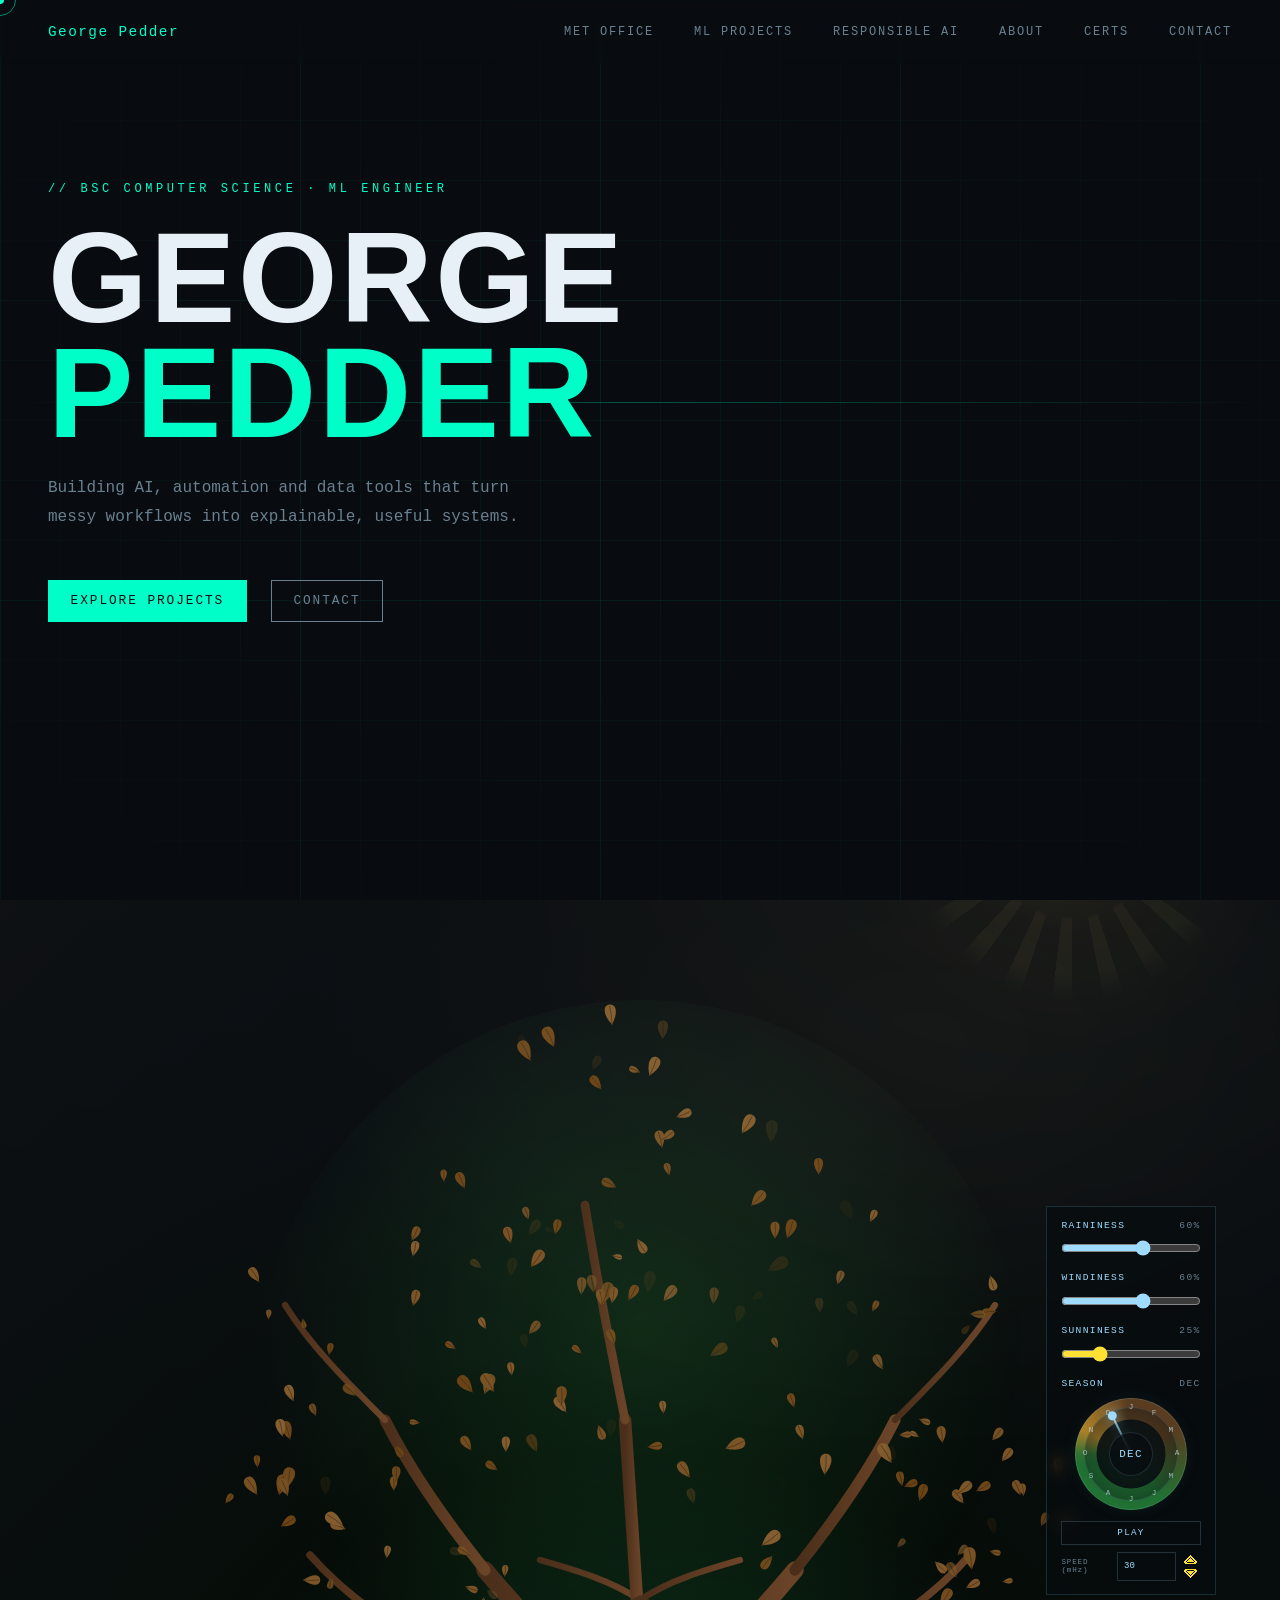
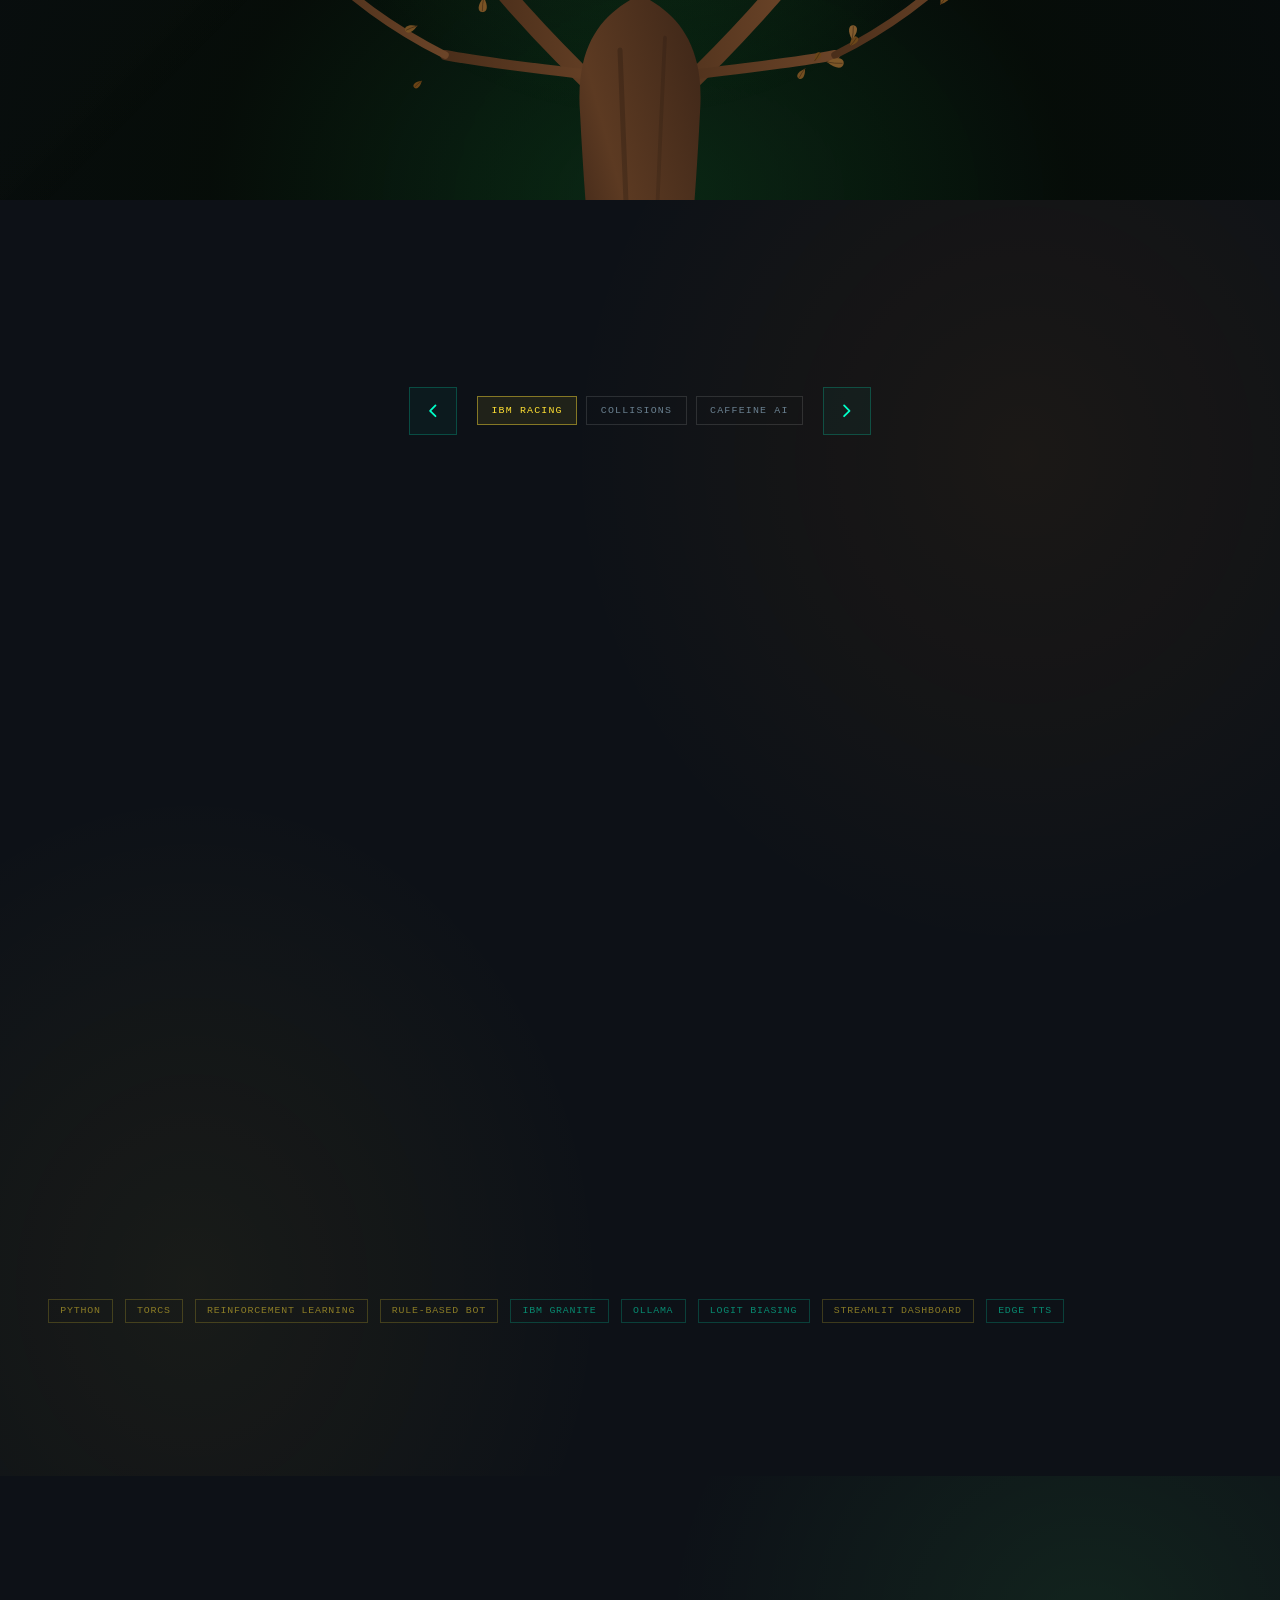
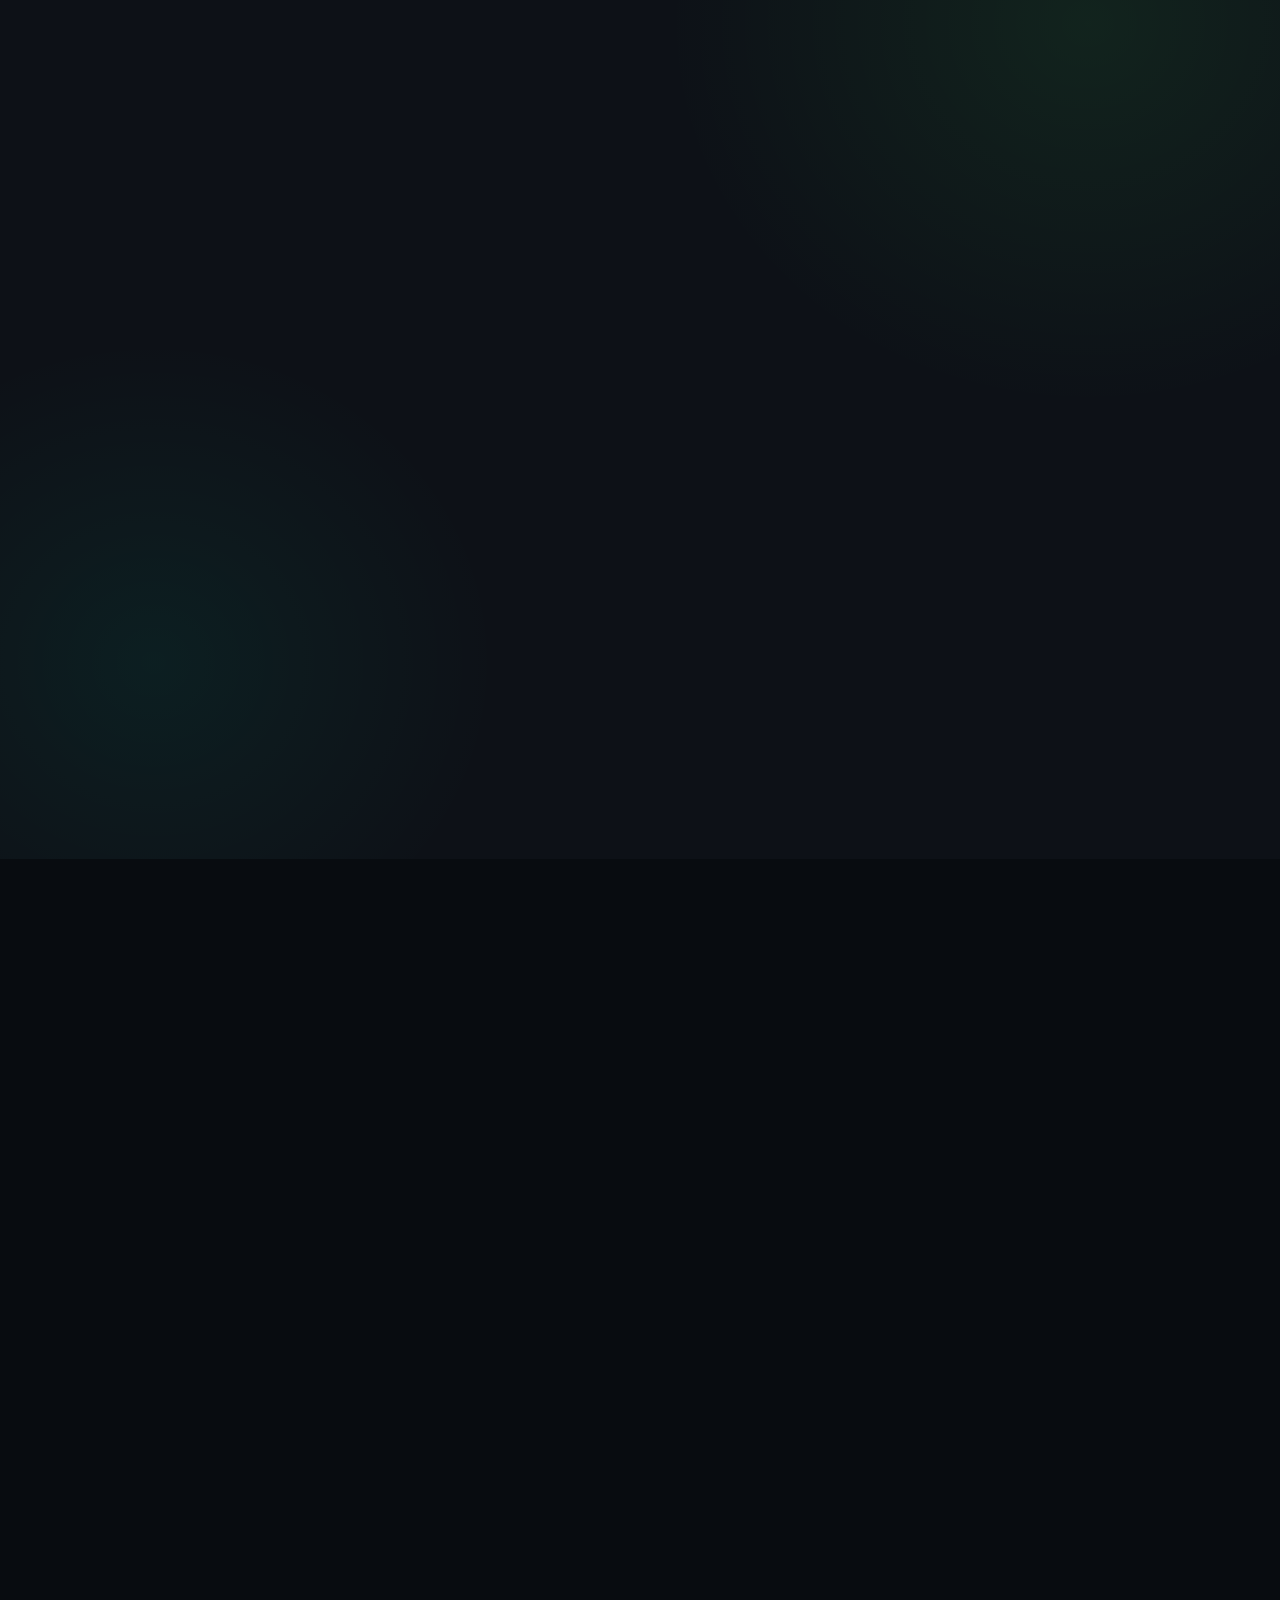
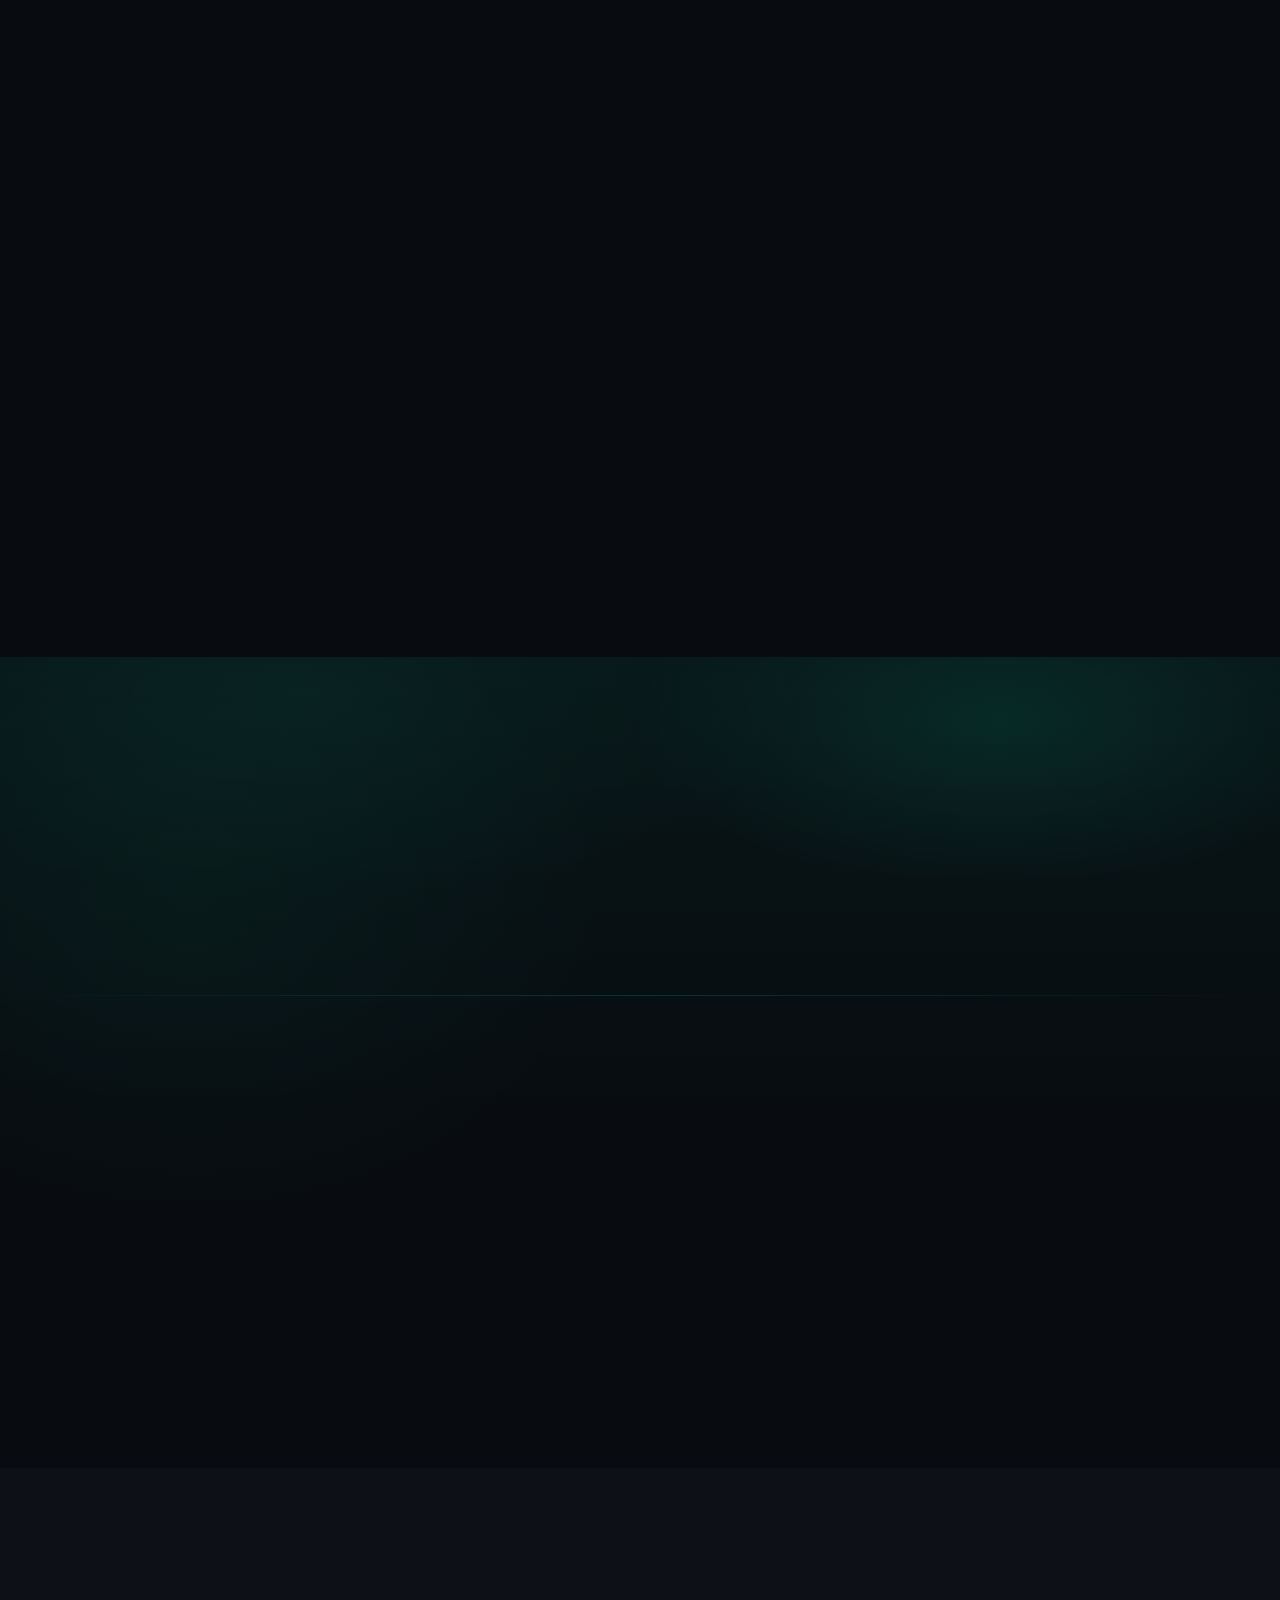
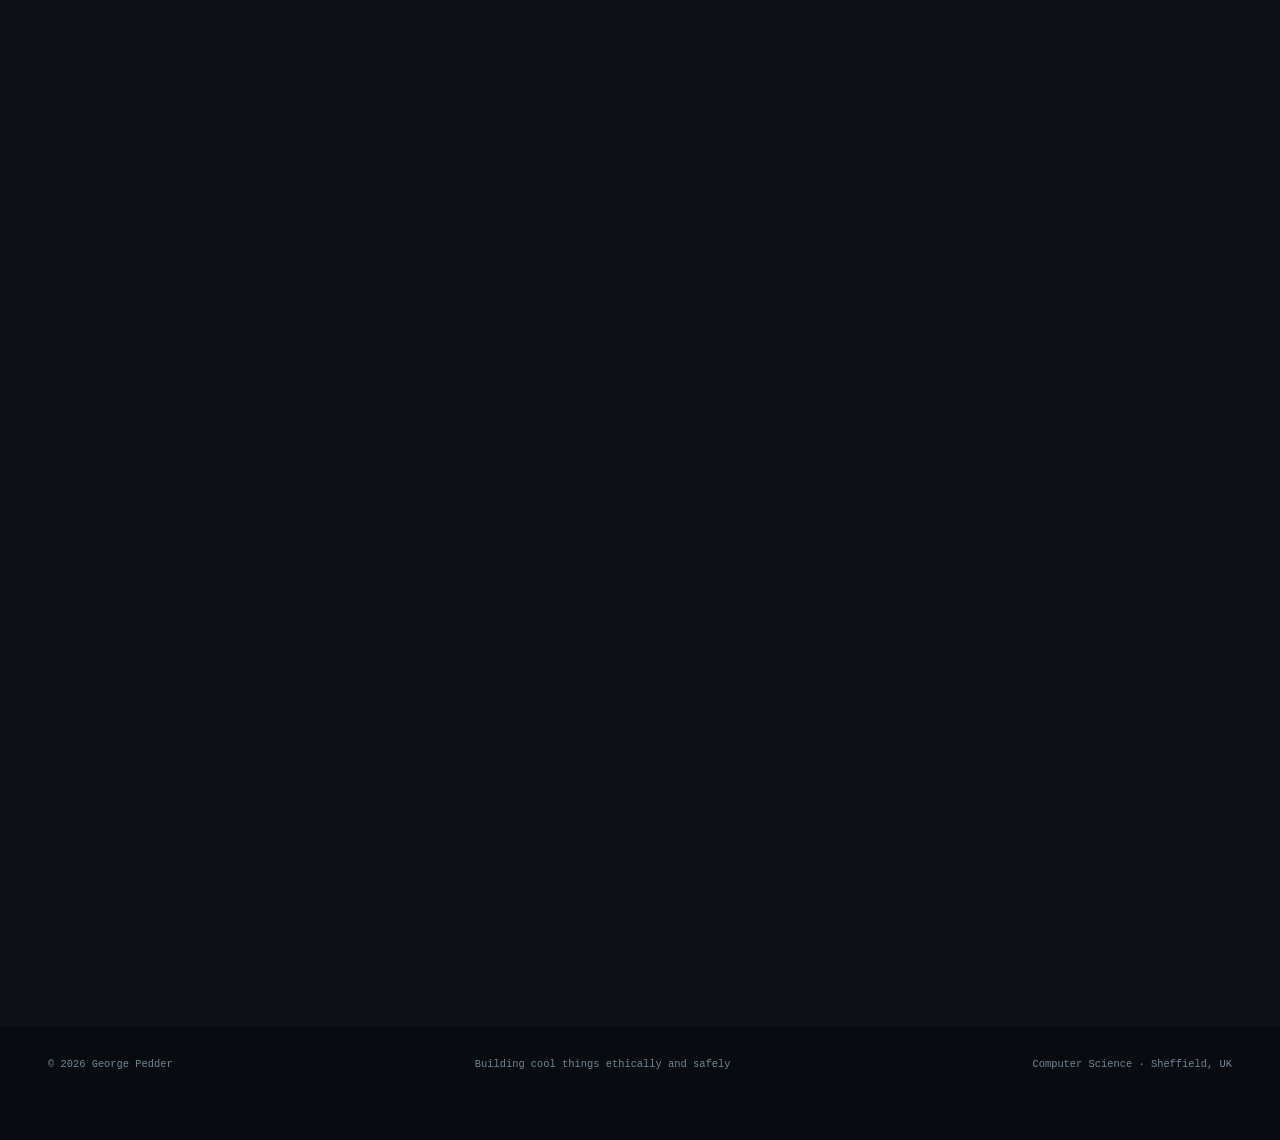
<file: index.html>
<!DOCTYPE html>
<html lang="en">
<head>
<meta charset="UTF-8">
<meta name="viewport" content="width=device-width, initial-scale=1.0">
<meta http-equiv="Content-Security-Policy" content="default-src 'self'; script-src 'self' https://www.google.com/recaptcha/ https://www.gstatic.com/recaptcha/; style-src 'self' https://fonts.googleapis.com; font-src 'self' https://fonts.gstatic.com; img-src 'self' data:; connect-src 'self' https://formspree.io https://www.google.com/recaptcha/; frame-src https://www.google.com/recaptcha/; form-action 'self' https://formspree.io; base-uri 'self'; object-src 'none'">
<meta name="referrer" content="strict-origin-when-cross-origin">
<title>George Pedder - ML Engineer</title>
<meta name="description" content="Portfolio of George Pedder - BSc Computer Science (Sheffield Hallam),  placement MLOps student at the Met Office. Building AI, automation and data tools with a focus on responsible, explainable ML.">
<meta name="author" content="George Pedder">
<meta name="theme-color" content="#080c10">
<meta name="google-site-verification" content="PXgcBygTOKLgvVd3DhuC_QC_vo9mv8K2laDDUP0Y-pY" />
<link rel="canonical" href="https://georgp23.github.io/">

<!-- Open Graph / social previews -->
<meta property="og:type" content="website">
<meta property="og:title" content="George Pedder - ML Engineer">
<meta property="og:description" content="AI, automation and data tools - Met Office placement, IBM Racing project, ML pipelines and responsible AI research.">
<meta property="og:url" content="https://georgp23.github.io/">
<meta name="twitter:card" content="summary_large_image">

<link rel="icon" href="data:image/svg+xml,%3Csvg xmlns='http://www.w3.org/2000/svg' viewBox='0 0 64 64'%3E%3Crect width='64' height='64' rx='12' fill='%23080c10'/%3E%3Crect x='5' y='5' width='54' height='54' rx='10' fill='%230d1117' stroke='%2300ffc8' stroke-width='3'/%3E%3Ctext x='32' y='34' text-anchor='middle' dominant-baseline='middle' font-family='Courier New, monospace' font-size='39' font-weight='400' letter-spacing='-5' fill='%2300ffc8'%3EGP%3C/text%3E%3C/svg%3E">
<link rel="preconnect" href="https://fonts.googleapis.com">
<link rel="preconnect" href="https://fonts.gstatic.com" crossorigin>
<link href="https://fonts.googleapis.com/css2?family=Pacifico&family=Space+Mono:ital,wght@0,400;0,700;1,400&family=Bebas+Neue&family=DM+Sans:wght@300;400;500&display=swap" rel="stylesheet">

<link rel="stylesheet" href="styles.css">
</head>
<body>

<div class="cursor" id="cursor"></div>
<div class="cursor-ring" id="cursor-ring"></div>

<div class="grid-bg"></div>
<div class="grid-pulse"></div>

<!-- NAV -->
<nav>
  <div class="nav-logo">George Pedder</div>
  <button class="nav-toggle" type="button" aria-label="Toggle navigation menu" aria-expanded="false" aria-controls="primary-nav">
    <span></span><span></span><span></span>
  </button>
  <div id="primary-nav" class="nav-links">
    <a href="#met-office">Met Office</a>
    <a href="#projects">ML Projects</a>
    <a href="#responsible-ai">Responsible AI</a>
    <a href="#about">About</a>
    <a href="#certifications">Certs</a>
    <a href="#contact">Contact</a>
  </div>
</nav>

<main id="main-content">

<!-- ═══ HERO ═════════════════════════════════════════════════════════════ -->
<section id="hero">
  <div class="scan-line"></div>
  <div class="hero-tag">BSc Computer Science · ML Engineer</div>
  <h1 class="hero-name">
    GEORGE<br><span>PEDDER</span>
  </h1>
  <p class="hero-sub">
    Building AI, automation and data tools that turn<br>
    messy workflows into explainable, useful systems.
  </p>
  <div class="hero-cta">
    <a href="#met-office" class="btn-primary">Explore Projects</a>
    <a href="#contact" class="btn-ghost">Contact</a>
  </div>

  <div class="float-tags">
    <a class="float-tag" href="#met-office"><span>01</span>Met Office</a>
    <a class="float-tag" href="#projects"><span>02</span>ML Projects</a>
    <a class="float-tag" href="#responsible-ai"><span>03</span>AI Safety</a>
    <a class="float-tag" href="#about"><span>04</span>About</a>
    <a class="float-tag" href="#certifications"><span>05</span>Certs</a>
    <a class="float-tag" href="#contact"><span>06</span>Contact</a>
  </div>

  <div class="this-way-wrap">
    <svg viewBox="0 0 700 548"
         xmlns="http://www.w3.org/2000/svg"
         aria-label="Neon sign reading This Way with a glowing arrow pointing up">
      <defs>
        <filter id="neon" x="-70%" y="-70%" width="240%" height="240%"
                color-interpolation-filters="sRGB">
          <feGaussianBlur in="SourceGraphic" stdDeviation="22" result="far"/>
          <feGaussianBlur in="SourceGraphic" stdDeviation="9" result="mid"/>
          <feGaussianBlur in="SourceGraphic" stdDeviation="3" result="near"/>
          <feComponentTransfer in="far" result="farA">
            <feFuncA type="linear" slope="0.32"/>
          </feComponentTransfer>
          <feComponentTransfer in="mid" result="midA">
            <feFuncA type="linear" slope="0.60"/>
          </feComponentTransfer>
          <feMerge>
            <feMergeNode in="farA"/>
            <feMergeNode in="farA"/>
            <feMergeNode in="midA"/>
            <feMergeNode in="near"/>
            <feMergeNode in="SourceGraphic"/>
          </feMerge>
        </filter>
      </defs>

      <g filter="url(#neon)">
        <text x="212" y="188"
              font-family="Pacifico, cursive"
              font-size="108"
              text-anchor="middle"
              fill="white">This</text>

        <text x="212" y="336"
              font-family="Pacifico, cursive"
              font-size="108"
              text-anchor="middle"
              fill="white">Way</text>

        <path d="M 366 262 H 462 A 50 50 0 0 1 512 312 V 362"
              fill="none"
              stroke="white"
              stroke-width="3.5"
              stroke-linecap="round"
              stroke-linejoin="round"/>

        <path d="M 512 362 L 489 344"
              fill="none"
              stroke="white"
              stroke-width="3.5"
              stroke-linecap="round"/>

        <path d="M 512 362 L 535 344"
              fill="none"
              stroke="white"
              stroke-width="3.5"
              stroke-linecap="round"/>
      </g>
    </svg>
  </div>
</section>

<!-- ═══ MET OFFICE ════════════════════════════════════════════════════════ -->
<section id="met-office">
  <div class="met-content reveal">
    <div class="met-badge">July 2026 - July 2027</div>
    <div class="section-label">// 01 · Placement</div>
    <h2 class="section-title">Met Office</h2>
    <div class="divider divider--leaf-glow"></div>
    <p class="met-desc">
    Data Engineer Placement on the MLOps team at the Met Office focused on machine learning, automation and data-driven systems for weather and climate technology.</p>
    <div class="met-details">
      <div class="met-detail">Machine learning and automation in operational environments</div>
      <div class="met-detail">Data analysis and scalable workflow tooling</div>
      <div class="met-detail">Focus on reliability, explainability and responsible AI</div>
      <div class="met-detail">Python, ML engineering and technical communication</div>
    </div>
  </div>

  <div class="tree-container">
    <div class="tree-sun-wash"></div>
    <div class="tree-sun" aria-hidden="true"></div>
    <div class="ground-glow"></div>
    <canvas id="tree-rain-canvas" aria-hidden="true"></canvas>
    <svg id="tree-svg" viewBox="0 0 500 600" xmlns="http://www.w3.org/2000/svg">
      <defs>
        <linearGradient id="trunkGrad" x1="0%" y1="100%" x2="100%" y2="0%">
          <stop offset="0%" stop-color="#2a1810"/>
          <stop offset="45%" stop-color="#5c3a22"/>
          <stop offset="100%" stop-color="#3d2618"/>
        </linearGradient>
        <linearGradient id="branchGrad" x1="0%" y1="50%" x2="100%" y2="50%">
          <stop offset="0%" stop-color="#4a2e1a"/>
          <stop offset="100%" stop-color="#6b4428"/>
        </linearGradient>
        <radialGradient id="canopyGlow" cx="50%" cy="40%" r="50%">
          <stop offset="0%" stop-color="rgba(74,255,106,0.12)"/>
          <stop offset="100%" stop-color="rgba(74,255,106,0)"/>
        </radialGradient>
      </defs>

      <ellipse class="tree-canopy-glow" cx="250" cy="320" rx="155" ry="160" fill="url(#canopyGlow)"></ellipse>
      <g id="tree-branches" stroke="url(#branchGrad)">
        <g class="tree-wind-group tree-wind-left" data-wind-side="left">
          <path class="tree-branch" d="M246 448 C228 432 208 412 188 388" stroke-width="7"/>
          <path class="tree-branch" d="M188 388 C172 368 158 348 148 328" stroke-width="4.5"/>
          <path class="tree-branch" d="M244 432 C218 428 192 426 172 422" stroke-width="4"/>
          <path class="tree-branch" d="M172 422 C152 412 132 398 118 382" stroke-width="3"/>
          <path class="tree-branch" d="M250 400 C238 392 224 388 210 384" stroke-width="2.5"/>
          <path class="tree-branch" d="M148 328 C132 312 118 298 108 282" stroke-width="2.5"/>
        </g>
        <g class="tree-wind-group tree-wind-center" data-wind-side="center">
          <path class="tree-branch" d="M250 418 C248 388 246 358 244 328" stroke-width="5"/>
          <path class="tree-branch" d="M244 328 C238 298 232 268 228 242" stroke-width="3.5"/>
        </g>
        <g class="tree-wind-group tree-wind-right" data-wind-side="right">
          <path class="tree-branch" d="M254 448 C272 432 292 412 312 388" stroke-width="7"/>
          <path class="tree-branch" d="M312 388 C328 368 342 348 352 328" stroke-width="4.5"/>
          <path class="tree-branch" d="M256 432 C282 428 308 426 328 422" stroke-width="4"/>
          <path class="tree-branch" d="M328 422 C348 412 368 398 382 382" stroke-width="3"/>
          <path class="tree-branch" d="M250 400 C262 392 276 388 290 384" stroke-width="2.5"/>
          <path class="tree-branch" d="M352 328 C368 312 382 298 392 282" stroke-width="2.5"/>
        </g>
      </g>

      <!-- Trunk & roots -->
      <g id="tree-wood" class="tree-wind-group tree-wind-trunk" data-wind-side="trunk">
        <path d="M238 575 C232 530 228 485 226 445 C224 418 235 405 250 398 C265 405 276 418 274 445 C272 485 268 530 262 575 Z" fill="url(#trunkGrad)"/>
        <path class="tree-bark-line" d="M248 572 C246 510 244 460 242 420" stroke-width="2"/>
        <path class="tree-bark-line" d="M254 568 C256 500 258 455 260 415" stroke-width="1.5" opacity="0.7"/>
        <path d="M236 573 C215 580 188 576 168 568" stroke="#2a1810" stroke-width="5" fill="none" stroke-linecap="round"/>
        <path d="M264 573 C285 580 312 576 332 568" stroke="#2a1810" stroke-width="5" fill="none" stroke-linecap="round"/>
        <path d="M248 576 C246 586 242 592 236 596" stroke="#2a1810" stroke-width="3" fill="none" stroke-linecap="round"/>
      </g>

      <g id="leaves-layer"></g>
    </svg>
  </div>
  <div class="rain-controls-anchor">
    <div class="controls-sprite rain-controls-ghost" id="rain-controls-ghost" aria-hidden="true">
      <span class="controls-sprite-layer controls-sprite-layer--head" aria-hidden="true"></span>
      <span class="controls-sprite-layer controls-sprite-layer--overlap" aria-hidden="true"></span>
      <span class="controls-sprite-layer controls-sprite-layer--body" aria-hidden="true"></span>
    </div>
    <div class="controls-sprite rain-controls-rabbit" id="rain-controls-rabbit" aria-hidden="true">
      <span class="controls-sprite-layer controls-sprite-layer--head" aria-hidden="true"></span>
      <span class="controls-sprite-layer controls-sprite-layer--overlap" aria-hidden="true"></span>
      <span class="controls-sprite-layer controls-sprite-layer--body" aria-hidden="true"></span>
    </div>
    <div class="controls-sprite rain-controls-father" id="rain-controls-father" aria-hidden="true">
      <span class="controls-sprite-layer controls-sprite-layer--head" aria-hidden="true"></span>
      <span class="controls-sprite-layer controls-sprite-layer--overlap" aria-hidden="true"></span>
      <span class="controls-sprite-layer controls-sprite-layer--body" aria-hidden="true"></span>
    </div>
    <div class="controls-sprite rain-controls-mother" id="rain-controls-mother" aria-hidden="true">
      <span class="controls-sprite-layer controls-sprite-layer--head" aria-hidden="true"></span>
      <span class="controls-sprite-layer controls-sprite-layer--overlap" aria-hidden="true"></span>
      <span class="controls-sprite-layer controls-sprite-layer--body" aria-hidden="true"></span>
    </div>
    <div class="rain-controls" aria-label="Rain animation controls">
    <div class="weather-control-row">
      <label class="rain-control-label" for="raininess">
        Raininess
        <output id="raininess-value" for="raininess">60%</output>
      </label>
      <input class="rain-slider" id="raininess" type="range" min="0" max="100" step="5" value="60">
    </div>
    <div class="weather-control-row">
      <label class="rain-control-label" for="windiness">
        Windiness
        <output id="windiness-value" for="windiness">60%</output>
      </label>
      <input class="wind-slider" id="windiness" type="range" min="0" max="100" step="5" value="60">
    </div>
    <div class="weather-control-row">
      <label class="rain-control-label" for="sunniness">
        Sunniness
        <output id="sunniness-value" for="sunniness">0%</output>
      </label>
      <input class="sun-slider" id="sunniness" type="range" min="0" max="100" step="5" value="0">
    </div>
    <div class="weather-control-row">
      <label class="rain-control-label" for="season">
        Season
        <output id="season-value" for="season">June</output>
      </label>
      <input id="season" type="hidden" value="6">
      <div class="season-dial" id="season-dial" role="slider" tabindex="0" aria-label="Season" aria-valuemin="1" aria-valuemax="12" aria-valuenow="6" aria-valuetext="June">
        <div class="season-dial-track" aria-hidden="true">
          <span>J</span><span>F</span><span>M</span><span>A</span><span>M</span><span>J</span>
          <span>J</span><span>A</span><span>S</span><span>O</span><span>N</span><span>D</span>
        </div>
        <div class="season-dial-hand" aria-hidden="true"></div>
        <div class="season-dial-center" id="season-dial-label" aria-hidden="true">Jun</div>
      </div>
      <div class="season-debug" aria-label="Season animation debug controls">
        <button class="season-debug-play" id="season-play" type="button">Play</button>
        <label class="season-debug-speed" for="season-speed">
          <span>Speed (<span class="mHz-lowercase">m</span>H<span class="mHz-lowercase--z">z</span>)</span>
          <div class="season-speed-field">
            <input id="season-speed" type="text" inputmode="numeric" maxlength="3" value="30">
            <div class="season-speed-steppers">
              <button class="season-speed-step" id="season-speed-up" type="button" aria-label="Increase speed">
                <span class="season-speed-arrow" aria-hidden="true"></span>
              </button>
              <button class="season-speed-step" id="season-speed-down" type="button" aria-label="Decrease speed">
                <span class="season-speed-arrow season-speed-arrow--down"></span>
              </button>
            </div>
          </div>
        </label>
      </div>
    </div>
    </div>
  </div>
</section>

<!-- ═══ ML PROJECTS CAROUSEL ═════════════════════════════════════════════ -->
<section id="projects" data-active-theme="racing">
  <div class="carousel-header reveal">
    <div class="carousel-controls-top">
      <div class="section-label">// 02 · ML Projects</div>
      <p class="carousel-status" aria-live="polite">
        <span class="carousel-status-current">1</span> / <span class="carousel-status-total">3</span>
      </p>
    </div>
  </div>
  <div class="carousel-nav" aria-label="Project carousel navigation">
    <button type="button" class="carousel-arrow carousel-prev" aria-label="Previous project">
      <svg viewBox="0 0 24 24" aria-hidden="true"><path d="M15 6l-6 6 6 6" fill="none" stroke="currentColor" stroke-width="2" stroke-linecap="round" stroke-linejoin="round"/></svg>
    </button>
    <div class="carousel-dots" role="tablist" aria-label="Choose project">
      <button type="button" class="carousel-dot is-active" role="tab" aria-selected="true" aria-controls="racing" data-slide="0">IBM Racing</button>
      <button type="button" class="carousel-dot" role="tab" aria-selected="false" aria-controls="collisions" data-slide="1">Collisions</button>
      <button type="button" class="carousel-dot" role="tab" aria-selected="false" aria-controls="caffeine" data-slide="2">Caffeine AI</button>
    </div>
    <button type="button" class="carousel-arrow carousel-next" aria-label="Next project">
      <svg viewBox="0 0 24 24" aria-hidden="true"><path d="M9 6l6 6-6 6" fill="none" stroke="currentColor" stroke-width="2" stroke-linecap="round" stroke-linejoin="round"/></svg>
    </button>
  </div>

  <div class="carousel-shell">
    <div class="carousel-viewport" id="project-carousel-viewport">
      <div class="carousel-track" id="project-carousel-track">

        <article class="carousel-slide carousel-slide--racing" id="racing" data-theme="racing" aria-hidden="false">
          <div class="speed-lines" id="speedLines"></div>

  <div class="racing-header reveal">
    <div class="racing-title-wrap">
      <div class="section-label">// 01 · Group Project</div>
      <h2 class="section-title">IBM SHUmachers</h2>
      <h4 class="section-title racing-subtitle">- TORCS Racing AI</h4>
     <div class="project-meta-links">
        <a class="project-meta-link" href="https://www.linkedin.com/posts/george-p-28a83b1a5_artificialintelligence-machinelearning-softwareengineering-share-7459568022010339328-P5xs" target="_blank" rel="noopener noreferrer">→ View Project Poster</a>
        <a class ="project-meta-link" href="https://youtu.be/Lf0szwoM1x0?t=49s"target="_blank" rel="noopener noreferrer">→ Watch demo</a>
      </div>
      <div class="checkered"></div>
    </div>

    <div class="racing-desc">
    <ul>
      <li>Built an AI racing system in TORCS for an IBM client project, working directly with John McNamara, IBM Master Inventor</li>
      <li>Led the development of a SAC reinforcement learning driver and a rule-based race bot</li>
      <li>Integrated locally hosted LLM race commentary using IBM Granite and Ollama</li>
      <li>Achieved a lap time of 1:18, <strong>5 seconds faster than all other competitors</strong></li>
    </ul>
  </div>
  </div>

  <div class="track-wrap reveal">
    <canvas id="track-canvas" role="img" aria-label="Animated oval racing track with three cars completing laps"></canvas>
  </div>

  <div class="racing-stats reveal">
    <div class="stat-card">
      <div class="stat-num">TORCS</div>
      <div class="stat-label">Racing Simulator</div>
    </div>
    <div class="stat-card">
      <div class="stat-num">RL</div>
      <div class="stat-label">Steering Agent</div>
    </div>
    <div class="stat-card">
      <div class="stat-num">FASTEST</div>
      <div class="stat-label">Lap IBM Had Seen</div>
    </div>
    <div class="stat-card">
      <div class="stat-num">LLM</div>
      <div class="stat-label">Granite Commentary</div>
    </div>
  </div>

  <div class="tech-tags reveal">
    <span class="tech-tag tech-tag-yellow">Python</span>
    <span class="tech-tag tech-tag-yellow">TORCS</span>
    <span class="tech-tag tech-tag-yellow">Reinforcement Learning</span>
    <span class="tech-tag tech-tag-yellow">Rule-Based Bot</span>
    <span class="tech-tag tech-tag-cyan">IBM Granite</span>
    <span class="tech-tag tech-tag-cyan">Ollama</span>
    <span class="tech-tag tech-tag-cyan">Logit Biasing</span>
    <span class="tech-tag tech-tag-yellow">Streamlit Dashboard</span>
    <span class="tech-tag tech-tag-cyan">Edge TTS</span>
  </div>
        </article>

        <article class="carousel-slide carousel-slide--collisions" id="collisions" data-theme="collisions" aria-hidden="true">
  <div class="project-header reveal">
    <div>
      <div class="section-label">// 02 · Latest ML Project</div>
      <h2 class="section-title">Sheffield Collisions ML Pipeline</h2>
      <div class="divider"></div>
      <p class="project-desc">
  Built an end-to-end machine learning pipeline for Sheffield road collision data, covering preprocessing, classification, regression, clustering, ensemble modelling, Optuna tuning and interactive spatial visualisation. The project also included terminal-based tooling for validating saved models on held-out datasets.</p>
      <div class="project-meta-links">
        <a class="project-meta-link" href="maps/sheffield-collisions-map.html" target="_blank" rel="noopener noreferrer">→ Explore Folium Map</a>
      </div>
    </div>
    <div class="project-card">
      <div class="project-card-title">Project Shape</div>
      <div class="project-list">
        <div>Trained and managed <strong>over 200</strong> machine learning models across <strong>24</strong> supervised prediction targets and clustering experiments</div>
        <div>Built preprocessing workflows covering imputation, cyclical time features, missingness indicators and VIF-based pruning</div>
        <div>Used Optuna tuning and ensemble methods across logistic regression, random forest, XGBoost and neural network models</div>
        <div>Created terminal tooling for validating saved models on held-out datasets</div>
        <div>Rendered interactive Folium maps for spatial collision clustering analysis</div>
      </div>
    </div>
  </div>

  <div class="collision-wrap reveal">
    <div class="collision-caption">// Impact Simulation · Top-Down View</div>
    <button type="button" class="collision-reset" id="collision-reset" aria-label="Reset collision simulation">
      <svg class="collision-reset-icon" viewBox="0 0 32 32" aria-hidden="true">
        <circle cx="16" cy="16" r="14" fill="none" stroke="currentColor" stroke-width="2" stroke-linecap="round"/>
        <path d="M 10.36 13.95 A 6 6 0 1 0 16.52 10.02" fill="none" stroke="currentColor" stroke-width="2" stroke-linecap="round"/>
        <path d="M 17.79 12.74 L 16.52 10.02 L 18.98 8.30" fill="none" stroke="currentColor" stroke-width="2" stroke-linecap="round" stroke-linejoin="round"/>
      </svg>
    </button>
    <canvas id="collision-canvas" role="img" aria-label="Animated top-down collision simulation showing vehicle A hitting vehicle B"></canvas>
    <div class="collision-controls" aria-label="Collision simulation controls">
      <label class="collision-control-label" for="vehicle-a-speed">
        Vehicle A Speed
        <output id="vehicle-a-speed-value" for="vehicle-a-speed">8.5</output>
      </label>
      <input class="collision-speed" id="vehicle-a-speed" type="range" min="1.5" max="15.5" step="0.1" value="8.5">
    </div>
    <div class="collision-legend">
      <span class="lg-a">Vehicle A</span>
      <span class="lg-b">Vehicle B</span>
    </div>
  </div>

  <div class="project-grid reveal">
    <div class="feature-card">
      <h3>Optuna Tuning</h3>
      <p>Used Optuna-based Bayesian tuning to improve macro F1 across logistic regression, random forest and XGBoost classifiers.</p>
    </div>
    <div class="feature-card">
      <h3>Soft Voting Ensemble</h3>
      <p>Combining multiple model families to improve validation-set performance and prediction stability.</p>
    </div>
    <div class="feature-card">
      <h3>Spatial Mapping</h3>
      <p data-no-sign-highlight>ConvexHull + Folium to render interactive collision clusters without overwhelming the map.</p>
    </div>
    <div class="feature-card">
      <h3>Feature Engineering</h3>
      <p>Cyclical temporal features, missingness indicators, imputation workflows and VIF-based pruning for logistic regression.</p>
    </div>
    <div class="feature-card">
      <h3>Imbalanced Data</h3>
      <p>Used RandomOverSampler in workflows where class weighting was unavailable, improving training balance for neural network models.</p>
    </div>
  </div>

  <div class="tech-tags reveal">
    <span class="tech-tag tech-tag-cyan">Python</span>
    <span class="tech-tag tech-tag-cyan">scikit-learn</span>
    <span class="tech-tag tech-tag-cyan">XGBoost</span>
    <span class="tech-tag tech-tag-cyan">Optuna</span>
    <span class="tech-tag tech-tag-yellow">Folium</span>
    <span class="tech-tag tech-tag-yellow">HDBSCAN</span>
    <span class="tech-tag tech-tag-yellow">imbalanced-learn</span>
    <span class="tech-tag tech-tag-yellow">pandas / NumPy</span>
    <span class="tech-tag tech-tag-cyan">statsmodels</span>
    <span class="tech-tag tech-tag-cyan">ConvexHull</span>
  </div>
        </article>

        <article class="carousel-slide carousel-slide--caffeine" id="caffeine" data-theme="caffeine" aria-hidden="true">
  <div class="project-header reveal">
    <div>
      <div class="section-label">// 03 · Hybrid AI System</div>
      <h2 class="section-title">Hybrid LLM + ML Recommendation System</h2>
      <div class="divider divider--racing-orange"></div>
      <p class="project-desc">
        A hybrid recommendation system for data-scarce domains, combining LLM-based input parsing,
        synthetic-data prototyping and feedback-driven personalisation. The system starts without real
        user data, validates a global model using rule-based synthetic labels, then adapts through
        per-user feedback into personalised recommendations.
      </p>      
<div class="project-meta-links">
        <a class="project-meta-link orange" href="https://github.com/georgp23/llm-ml-caffeine-assistant" target="_blank" rel="noopener noreferrer">→ View on GitHub</a>
        <a class="project-meta-link orange" href="https://medium.com/@georgep23/from-zero-data-to-personalised-intelligence-a-hybrid-llm-and-ml-approach-3dfb80d6e9d2" target="_blank" rel="noopener noreferrer">→ Read on Medium</a>
      </div>
    </div>
    <div class="project-card">
      <div class="project-card-title">Core Idea</div>
      <div class="project-list">
      <div>LLM converts natural language into validated structured input</div>
      <div>Synthetic rule-based data validates the first global model</div>
      <div>Per-user models re-rank drinks using real feedback</div>
      <div>Aggregated feedback improves the global starting point over time</div>
      </div>
    </div>
  </div>

  <div class="caffeine-wrap reveal">
    <div class="caffeine-caption">// Personal Model · Live Feedback Re-rank</div>
    <canvas id="caffeine-canvas" role="img" aria-label="Animated bar chart showing live drink recommendations re-ranked from user feedback"></canvas>
  </div>

  <div class="project-grid reveal">
    <div class="feature-card">
    <h3>Zero-Data Start</h3>
    <p>Drink profiles and synthetic rule-based labels validate the recommendation pipeline before real user feedback exists.</p>    
</div>
    <div class="feature-card">
      <h3>LLM-to-JSON Parsing</h3>
      <p>Strict prompting, schema validation and low-temperature generation convert messy user intent into reliable structured input.</p>
    </div>
    <div class="feature-card">
      <h3>Explainable Recommendations</h3>
      <p>Ranked recommendations are passed back to the LLM for conversational explanations, without letting it override the model outputs.</p>
    </div>
    <div class="feature-card">
      <h3>Personal Feedback Loop</h3>
      <p>User ratings and epsilon-greedy exploration reduce exposure bias while training personalised ranking models over time.</p>
    </div>
    <div class="feature-card">
      <h3>Federated-Style Updates</h3>
      <p>Sample-weighted user model updates, inspired by FedAvg and FedNova, help improve the global model without relying on one user's data.</p>
    </div>
  </div>

  <div class="tech-tags reveal">
    <span class="tech-tag tech-tag-yellow">Python</span>
    <span class="tech-tag tech-tag-yellow">OpenAI API</span>
    <span class="tech-tag tech-tag-cyan">JSON Schema Guardrails</span>
    <span class="tech-tag tech-tag-cyan">Random Forest</span>
    <span class="tech-tag tech-tag-yellow">Linear Regression</span>
    <span class="tech-tag tech-tag-cyan">scikit-learn</span>
    <span class="tech-tag tech-tag-yellow">Synthetic Data</span>
    <span class="tech-tag tech-tag-cyan">Feedback Learning</span>
    <span class="tech-tag tech-tag-yellow">Federated-Style Aggregation</span>
  </div>
        </article>

      </div>
    </div>
  </div>
</section>

<!-- ═══ RESPONSIBLE AI ═══════════════════════════════════════════════════ -->
<section id="responsible-ai">
  <div class="project-header reveal">
    <div>
      <div class="section-label">// 03 · Research Interest</div>
      <h2 class="section-title">Responsible AI + Safety</h2>
      <div class="divider"></div>
      <p class="project-desc">
        I'm interested in AI systems that remain reliable, explainable and controllable as they become
        more capable. Across my projects, that means treating validation, transparency and user safety
        as core engineering requirements rather than afterthoughts.
      </p>
    </div>
    <div class="project-card">
      <div class="project-card-title">Principles I Build Around</div>
      <div class="project-list">
        <div>Constrain model outputs where reliability matters</div>
        <div>Make uncertainty and system limitations visible</div>
        <div>Design feedback loops to reduce drift and bias</div>
        <div>Document assumptions, validation and data choices clearly</div>
      </div>
    </div>
  </div>

  <div class="project-grid reveal">
    <div class="feature-card">
      <h3>Structured LLM Outputs</h3>
      <p>Natural language is converted into validated JSON schemas so downstream systems receive predictable and auditable inputs.</p>
    </div>
    <div class="feature-card">
      <h3>Transparent Ranking</h3>
      <p>Recommendations are ranked through explicit features, feedback and model scores, then explained conversationally without allowing the LLM to override the ranking.</p>
    </div>
    <div class="feature-card">
      <h3>Bias-Aware Feedback</h3>
      <p>Epsilon-greedy exploration reduces exposure bias, while weighted aggregation prevents individual users from disproportionately shaping the global model.</p>
    </div>
    <div class="feature-card">
      <h3>Data Integrity</h3>
      <p>The collisions pipeline emphasises reproducibility through documented preprocessing, validation splits, feature pruning and transparent ML workflows.</p>
    </div>
    <div class="feature-card">
      <h3>Controlled Generation</h3>
      <p>LLM commentary is separated from driving logic and constrained using cooldowns and logit biasing to keep generation controlled and bounded.</p>
    </div>
  </div>

  <div class="tech-tags reveal">
    <span class="tech-tag tech-tag-cyan">AI Safety</span>
    <span class="tech-tag tech-tag-cyan">Explainable ML</span>
    <span class="tech-tag tech-tag-yellow">Validation Pipelines</span>
    <span class="tech-tag tech-tag-yellow">Structured Outputs</span>
    <span class="tech-tag tech-tag-cyan">Bias Mitigation</span>
    <span class="tech-tag tech-tag-yellow">Controlled Generation</span>
    <span class="tech-tag tech-tag-cyan">Model Reliability</span>
  </div>
</section>

<!-- ═══ ABOUT ════════════════════════════════════════════════════════════ -->
<section id="about">
  <div>
    <div class="section-label reveal">// 04 · Background</div>
    <h2 class="section-title reveal">About Me</h2>
    <div class="divider reveal"></div>
    <div class="about-text reveal">
      <p>
        I'm a <strong>BSc Computer Science student at Sheffield Hallam University</strong>,
        graduating in 2028, with a focus on machine learning, AI systems, automation and data-driven
        software. My work centres on building systems that are reliable, explainable and practical in
        real-world settings.
      </p>
      <p>
        I've built ML pipelines, reinforcement learning agents, interactive dashboards and structured
        LLM workflows across both individual and collaborative projects. I enjoy working in agile teams,
        writing clear technical documentation, and communicating complex ideas to non-technical audiences.
      </p>
    </div>
    <div class="skills-grid reveal">
      <div class="skill-item">Python</div>
      <div class="skill-item">SQL</div>
      <div class="skill-item">JavaScript</div>
      <div class="skill-item">HTML / CSS</div>
      <div class="skill-item">Scikit-learn</div>
      <div class="skill-item">TensorFlow</div>
      <div class="skill-item">XGBoost</div>
      <div class="skill-item">Optuna</div>
      <div class="skill-item">NumPy / pandas</div>
      <div class="skill-item">Folium / HDBSCAN</div>
      <div class="skill-item">OpenAI API</div>
      <div class="skill-item">JSON Guardrails</div>
      <div class="skill-item">Git / MySQL / SQLite</div>
      <div class="skill-item">Chart.js / Figma</div>
    </div>
  </div>

  <div class="timeline reveal">
    <div class="t-item">
      <div class="t-dot"></div>
      <div class="t-date">July 2026 - July 2027</div>
      <div class="t-title">Met Office Placement</div>
      <div class="t-desc">Data Engineeer Placement on the MLOps team at the Met Office focused on machine learning, automation and data-driven systems for weather and climate technology.</div>
    </div>
    <div class="t-item">
      <div class="t-dot"></div>
      <div class="t-date">Jan - May 2026</div>
      <div class="t-title">Sheffield Collisions ML Pipeline</div>
      <div class="t-desc">Built an end-to-end ML workflow for Sheffield collision data, including preprocessing,
Optuna-tuned models, ensemble methods and interactive spatial analysis using Folium.</div>
    </div>
    <div class="t-item">
      <div class="t-dot"></div>
      <div class="t-date">Jan - May 2026</div>
      <div class="t-title">IBM SHUmachers - TORCS Racing AI</div>
      <div class="t-desc">Built reinforcement learning and rule-based racing agents for TORCS, alongside locally hosted
IBM Granite commentary with controlled text generation techniques.</div>
    </div>
    <div class="t-item">
      <div class="t-dot"></div>
      <div class="t-date">July 2025</div>
      <div class="t-title">Internship Experience UK</div>
      <div class="t-desc">Completed Bright Network's AI-focused Internship Experience UK programme with mentors from Microsoft, Cisco and JLR; ranked top 50 of 14,000+ participants.</div>
    </div>
    <div class="t-item">
      <div class="t-dot"></div>
      <div class="t-date">June 2025</div>
      <div class="t-title">Hybrid LLM + ML Recommender</div>
      <div class="t-desc">Built a hybrid recommendation system combining LLM-to-JSON extraction, synthetic-data
prototyping and feedback-driven personalisation.</div>
    </div>
    <div class="t-item">
      <div class="t-dot"></div>
      <div class="t-date">Jan - Apr 2025</div>
      <div class="t-title">Elanco Software Developer Project</div>
      <div class="t-desc">Collaborated with stakeholders to build 10+ Python and Chart.js dashboards, improve SQL retrieval workflows and introduce lightweight anomaly detection.</div>
    </div>
    <div class="t-item">
      <div class="t-dot"></div>
      <div class="t-date">May 2025</div>
      <div class="t-title">Behavioural Chess Prediction</div>
      <div class="t-desc">Analysed player behaviour using board-state encodings and player features to train models for high-probability move prediction.</div>
    </div>
    <div class="t-item">
      <div class="t-dot"></div>
      <div class="t-date">Mar - Jun 2025</div>
      <div class="t-title">AI, Robotics & Finance Exposure</div>
      <div class="t-desc">Judged 17 First Tech Challenge robotics teams and joined discovery days with Susquehanna International Group and BNP Paribas CIB.</div>
    </div>
  </div>
</section>

<!-- ═══ CERTIFICATIONS ═══════════════════════════════════════════════════ -->
<section id="certifications">
  <div class="cert-sky-bg reveal" aria-hidden="true">
    <span class="cert-bg-star" data-x="9%" data-y="18%" data-s="3px" data-star-d="0.55s" data-star-final="1"></span>
    <span class="cert-bg-star" data-x="16%" data-y="9%" data-s="2px" data-star-d="0.70s" data-star-final="0.85"></span>
    <span class="cert-bg-star" data-x="24%" data-y="24%" data-s="2.4px" data-star-d="0.85s" data-star-final="0.95" data-star-color="#9beae0"></span>
    <span class="cert-bg-star" data-x="33%" data-y="13%" data-s="3.4px" data-star-d="1.00s" data-star-final="1"></span>
    <span class="cert-bg-star" data-x="44%" data-y="22%" data-s="2.4px" data-star-d="1.10s" data-star-final="0.9"></span>
    <span class="cert-bg-star" data-x="55%" data-y="10%" data-s="2.8px" data-star-d="1.20s" data-star-final="1" data-star-color="#9beae0"></span>
    <span class="cert-bg-star" data-x="66%" data-y="19%" data-s="2.2px" data-star-d="1.30s" data-star-final="0.85"></span>
    <span class="cert-bg-star" data-x="78%" data-y="29%" data-s="2.6px" data-star-d="1.45s" data-star-final="0.95"></span>
    <span class="cert-bg-star" data-x="88%" data-y="14%" data-s="2px" data-star-d="0.65s" data-star-final="0.7" data-star-color="#9beae0"></span>
    <span class="cert-bg-star" data-x="12%" data-y="45%" data-s="1.8px" data-star-d="0.80s" data-star-final="0.85"></span>
    <span class="cert-bg-star" data-x="36%" data-y="50%" data-s="2px" data-star-d="0.95s" data-star-final="0.8"></span>
    <span class="cert-bg-star" data-x="61%" data-y="55%" data-s="2.2px" data-star-d="1.05s" data-star-final="0.9" data-star-color="#9beae0"></span>
    <span class="cert-bg-star" data-x="82%" data-y="48%" data-s="1.8px" data-star-d="1.25s" data-star-final="0.75"></span>
    <span class="cert-bg-star" data-x="5%" data-y="32%" data-s="1.6px" data-star-d="0.58s" data-star-final="0.72"></span>
    <span class="cert-bg-star" data-x="21%" data-y="38%" data-s="2.1px" data-star-d="0.74s" data-star-final="0.82" data-star-color="#9beae0"></span>
    <span class="cert-bg-star" data-x="29%" data-y="7%" data-s="1.7px" data-star-d="0.90s" data-star-final="0.78"></span>
    <span class="cert-bg-star" data-x="41%" data-y="34%" data-s="1.9px" data-star-d="1.02s" data-star-final="0.86"></span>
    <span class="cert-bg-star" data-x="48%" data-y="6%" data-s="1.5px" data-star-d="1.13s" data-star-final="0.7" data-star-color="#9beae0"></span>
    <span class="cert-bg-star" data-x="52%" data-y="43%" data-s="2px" data-star-d="1.18s" data-star-final="0.82"></span>
    <span class="cert-bg-star" data-x="69%" data-y="7%" data-s="1.8px" data-star-d="1.28s" data-star-final="0.76"></span>
    <span class="cert-bg-star" data-x="73%" data-y="39%" data-s="2.1px" data-star-d="1.34s" data-star-final="0.88" data-star-color="#9beae0"></span>
    <span class="cert-bg-star" data-x="91%" data-y="31%" data-s="1.7px" data-star-d="1.42s" data-star-final="0.74"></span>
    <span class="cert-bg-star" data-x="18%" data-y="60%" data-s="1.5px" data-star-d="0.88s" data-star-final="0.68"></span>
    <span class="cert-bg-star" data-x="46%" data-y="63%" data-s="1.8px" data-star-d="1.08s" data-star-final="0.76" data-star-color="#9beae0"></span>
    <span class="cert-bg-star" data-x="70%" data-y="64%" data-s="1.6px" data-star-d="1.22s" data-star-final="0.72"></span>
    <span class="cert-bg-star" data-x="93%" data-y="57%" data-s="2px" data-star-d="1.48s" data-star-final="0.82"></span>
    <span class="cert-sky-line"></span>
  </div>
  <div class="cert-header">
    <div class="cert-header-text">
      <div class="section-label reveal">// 05 · Certifications</div>
      <h2 class="section-title reveal">Verified Learning</h2>
      <div class="divider reveal"></div>
      <p class="project-desc reveal cert-header-desc">
        Recent credentials covering applied AI ethics, research tooling, machine learning practice and
        artificial intelligence fundamentals.
      </p>
    </div>

    <div class="cert-telescope reveal" aria-hidden="true">
      <svg viewBox="0 0 320 220" xmlns="http://www.w3.org/2000/svg">
        <defs>
          <radialGradient id="cert-lens" cx="50%" cy="50%" r="50%">
            <stop offset="0%"   stop-color="#d8fff4"/>
            <stop offset="55%"  stop-color="#8fe9d8"/>
            <stop offset="100%" stop-color="#1d4a44"/>
          </radialGradient>
          <radialGradient id="cert-lens-halo" cx="50%" cy="50%" r="50%">
            <stop offset="0%"   stop-color="rgba(0,255,200,0.55)"/>
            <stop offset="100%" stop-color="rgba(0,255,200,0)"/>
          </radialGradient>
        </defs>

        <g stroke="#4d6776" stroke-width="2" stroke-linecap="round">
          <line x1="170" y1="165" x2="142" y2="212"/>
          <line x1="170" y1="165" x2="170" y2="214"/>
          <line x1="170" y1="165" x2="198" y2="212"/>
        </g>
        <g fill="#3a5260">
          <circle cx="142" cy="212" r="1.6"/>
          <circle cx="170" cy="214" r="1.6"/>
          <circle cx="198" cy="212" r="1.6"/>
        </g>

        <circle cx="170" cy="165" r="4" fill="#7a8c98"/>
        <circle cx="170" cy="165" r="1.8" fill="#cfd9df"/>

        <g class="cert-barrel-spin">
          <circle class="cert-lens-glow" cx="252" cy="165" r="14" fill="url(#cert-lens-halo)"/>
          <line x1="170" y1="165" x2="248" y2="165" stroke="#5a6e7c" stroke-width="10" stroke-linecap="round"/>
          <line x1="172" y1="165" x2="246" y2="165" stroke="#8a9ca8" stroke-width="3.5"/>
          <line x1="184" y1="161" x2="184" y2="169" stroke="#384a56" stroke-width="2.5"/>
          <line x1="168" y1="165" x2="156" y2="165" stroke="#6b7e8c" stroke-width="5.5" stroke-linecap="round"/>
          <circle cx="252" cy="165" r="5.8" fill="url(#cert-lens)" stroke="#bdf0e4" stroke-width="0.8"/>
        </g>
      </svg>
    </div>
  </div>

  <div class="cert-grid reveal">
    <a class="cert-card" href="https://learn.turing.ac.uk/admin/tool/certificate/view.php?code=9869687976GP" target="_blank" rel="noopener noreferrer">
      <div class="cert-issuer">The Alan Turing Institute</div>
      <div class="cert-title">Operationalising Ethics in AI - Expert</div>
      <div class="cert-date">Issued Oct 2025</div>
      <div class="cert-id">Credential ID: 9869687976GP</div>
    </a>
    <a class="cert-card" href="https://issuer.gutenbergcerts.com/verify.html?url=https://issuer.gutenbergcerts.com/cert_issuer/api/v1.0/certificate/20250529-RESE-31ep_b5abe7dd-7c09-4481-9f0b-14f7a2b0dcc0.pdf" target="_blank" rel="noopener noreferrer">
      <div class="cert-issuer">Scite</div>
      <div class="cert-title">AI for Research - Scite Summer Bootcamp</div>
      <div class="cert-date">Issued Aug 2025</div>
    </a>
    <a class="cert-card" href="https://www.credly.com/badges/fd68d97a-2ea1-4af7-8b72-682fae6eb0db/public_url" target="_blank" rel="noopener noreferrer">
      <div class="cert-issuer">IBM</div>
      <div class="cert-title">Machine Learning for Data Science Projects</div>
      <div class="cert-date">Issued Jul 2025</div>
    </a>
    <a class="cert-card" href="https://www.credly.com/badges/1fa4505e-e138-4618-8526-e9ee8eb518ba/linked_in_profile" target="_blank" rel="noopener noreferrer">
      <div class="cert-issuer">IBM</div>
      <div class="cert-title">Artificial Intelligence Fundamentals</div>
      <div class="cert-date">Issued Feb 2025</div>
    </a>
  </div>
</section>

<!-- ═══ CONTACT ═══════════════════════════════════════════════════════════ -->
<section id="contact">
  <div class="section-label reveal contact-section-label">// 06 · Get In Touch</div>
  <h2 class="contact-big reveal">Let's Build<br>Something.</h2>
  <p class="contact-sub reveal">
    Open to conversations about AI, automation, data analysis, ethical ML and useful software systems.
  </p>

  <form id="contact-form" class="contact-form reveal" action="https://formspree.io/f/mlgvenje" method="POST" novalidate data-recaptcha-key="6Lcvpu8sAAAAAGnxYjrUDtwPxqSLGoSo41uM73bs">
    <div class="cf-row">
      <label for="cf-name">Name</label>
      <input id="cf-name" type="text" name="name" required autocomplete="name" placeholder="Your name">
    </div>
    <div class="cf-row">
      <label for="cf-email">Email</label>
      <input id="cf-email" type="email" name="email" required autocomplete="email" placeholder="you@example.com">
    </div>
    <div class="cf-row">
      <label for="cf-message">Message</label>
      <textarea id="cf-message" name="message" required placeholder="What are you working on?"></textarea>
    </div>
    <p class="cf-recaptcha-note">
      This site is protected by reCAPTCHA and the
      <a href="https://policies.google.com/privacy" target="_blank" rel="noopener noreferrer">Google Privacy Policy</a>
      and
      <a href="https://policies.google.com/terms" target="_blank" rel="noopener noreferrer">Terms of Service</a>
      apply.
    </p>
    <input type="text" name="_gotcha" class="cf-hp" tabindex="-1" autocomplete="off" aria-hidden="true">
    <input type="hidden" name="_subject" value="New portfolio message · georgp23.github.io">
    <div class="cf-actions">
      <button type="submit" class="cf-submit">Send Message →</button>
      <div class="cf-status" id="cf-status" role="status" aria-live="polite"></div>
    </div>
  </form>

  <div class="contact-links reveal">
    <a href="https://www.linkedin.com/in/george-p-28a83b1a5" target="_blank" rel="noopener noreferrer" class="contact-link">LinkedIn</a>
    <a href="https://github.com/georgp23" target="_blank" rel="noopener noreferrer" class="contact-link">GitHub</a>
    <a href="https://medium.com/@georgep23" target="_blank" rel="noopener noreferrer" class="contact-link">Medium</a>
  </div>
</section>

</main>

<footer>
  <span>© 2026 George Pedder</span>
  <span>Building cool things ethically and safely</span>
  <span>Computer Science · Sheffield, UK</span>
</footer>

<script src="main.js"></script>
</body>
</html>
</file>
<file: styles.css>
@import url('sprites/rabbit-sprite.css');
@import url('sprites/father-sprite.css');
@import url('sprites/mother-sprite.css');

*, *::before, *::after { box-sizing: border-box; margin: 0; padding: 0; }

  :root {
    --bg: #080c10;
    --bg2: #0d1117;
    --grid: rgba(0,255,200,0.04);
    --grid-bright: rgba(0,255,200,0.10);
    --cyan: #00ffc8;
    --cyan-dim: rgba(0,255,200,0.15);
    --white: #e8f0f7;
    --muted: #6a8090;
    --forest: #0a1f0d;
    --leaf1: #1a4a20;
    --leaf2: #2d7a35;
    --leaf-glow: #4eff6a;
    --racing-red: #ff2233;
    --racing-orange: #ff8c00;
    --racing-yellow: #ffe033;
    --nav-height: 4.25rem;
  }

  html { scroll-behavior: smooth; }

  .sign-char {
    color: var(--racing-red);
  }

  body {
    background: var(--bg);
    color: var(--white);
    font-family: 'DM Sans', sans-serif;
    overflow-x: hidden;
  }

  /* CUSTOM CURSOR - only on devices with a precise pointer (mouse / trackpad) */
  @media (pointer: fine) {
    body.custom-cursor-active { cursor: none; }
    body.custom-cursor-active .tree-container,
    body.custom-cursor-active #tree-svg,
    body.custom-cursor-active #leaves-layer,
    body.custom-cursor-active .leaf,
    body.custom-cursor-active .leaf-hit-zone,
    body.custom-cursor-active .tree-canopy-glow,
    body.custom-cursor-active .tree-wind-group {
      cursor: none !important;
    }
    body:not(.custom-cursor-active) .cursor,
    body:not(.custom-cursor-active) .cursor-ring {
      display: none;
    }
  }
  @media (pointer: coarse), (hover: none) {
    .cursor, .cursor-ring { display: none; }
  }
  .cursor {
    position: fixed; width: 8px; height: 8px;
    background: var(--cyan); border-radius: 50%;
    pointer-events: none; z-index: 9999;
    transform: translate(-50%, -50%);
    transition: transform 0.1s;
    mix-blend-mode: screen;
  }
  .cursor-ring {
    position: fixed; width: 32px; height: 32px;
    border: 1px solid var(--cyan); border-radius: 50%;
    pointer-events: none; z-index: 9998;
    transform: translate(-50%, -50%);
    transition: transform 0.15s, width 0.3s, height 0.3s, opacity 0.3s;
    opacity: 0.5;
  }

  /* NAV */
  nav {
    position: fixed; top: 0; left: 0; right: 0; z-index: 100;
    display: flex; justify-content: space-between; align-items: center;
    padding: 1.5rem 3rem;
    background: linear-gradient(to bottom, rgba(8,12,16,0.95), transparent);
    backdrop-filter: blur(2px);
  }
  .nav-logo {
    font-family: 'Space Mono', monospace;
    font-size: 0.9rem; color: var(--cyan);
    letter-spacing: 0.1em;
  }
  .nav-links { display: flex; gap: 2.5rem; }
  .nav-links a {
    font-family: 'Space Mono', monospace;
    font-size: 0.75rem; color: var(--muted);
    text-decoration: none; letter-spacing: 0.15em;
    text-transform: uppercase;
    transition: color 0.3s;
  }
  .nav-links a:hover { color: var(--cyan); }

  /* Hamburger toggle (visible only ≤900px) */
  .nav-toggle {
    display: none;
    position: relative;
    width: 42px; height: 36px;
    background: transparent;
    border: 1px solid rgba(0,255,200,0.25);
    padding: 0;
    cursor: pointer;
    transition: border-color 0.3s, background 0.3s;
  }
  .nav-toggle:hover { border-color: var(--cyan); background: rgba(0,255,200,0.05); }
  .nav-toggle span {
    position: absolute; left: 9px; right: 9px;
    height: 1px;
    background: var(--cyan);
    transition: transform 0.3s ease, opacity 0.2s ease, top 0.3s ease;
  }
  .nav-toggle span:nth-child(1) { top: 11px; }
  .nav-toggle span:nth-child(2) { top: 17px; }
  .nav-toggle span:nth-child(3) { top: 23px; }
  nav.open .nav-toggle span:nth-child(1) { top: 17px; transform: rotate(45deg); }
  nav.open .nav-toggle span:nth-child(2) { opacity: 0; }
  nav.open .nav-toggle span:nth-child(3) { top: 17px; transform: rotate(-45deg); }

  @media (max-width: 900px) {
    :root { --nav-height: 3.5rem; }
    nav { padding: 1rem 1.5rem; }
    .nav-toggle { display: block; }
    .nav-links {
      position: absolute;
      top: 100%; left: 0; right: 0;
      flex-direction: column;
      align-items: stretch;
      gap: 0;
      padding: 0.5rem 1.5rem 1.25rem;
      background: rgba(8,12,16,0.96);
      backdrop-filter: blur(10px);
      border-bottom: 1px solid rgba(0,255,200,0.12);
      transform: translateY(-8px);
      opacity: 0;
      pointer-events: none;
      transition: opacity 0.25s ease, transform 0.25s ease;
    }
    .nav-links a {
      padding: 0.9rem 0;
      font-size: 0.8rem;
      border-bottom: 1px solid rgba(255,255,255,0.04);
    }
    .nav-links a:last-child { border-bottom: none; }
    nav.open .nav-links { opacity: 1; transform: none; pointer-events: auto; }
  }

  /* ─── GRID BACKGROUND ─────────────────────────────────────────────── */
  .grid-bg {
    position: fixed; inset: 0; z-index: 0; pointer-events: none;
    background-image:
      linear-gradient(var(--grid) 1px, transparent 1px),
      linear-gradient(90deg, var(--grid) 1px, transparent 1px);
    background-size: 60px 60px;
    mask-image: radial-gradient(ellipse 80% 80% at 50% 50%, black 20%, transparent 100%);
  }
  .grid-pulse {
    position: fixed; inset: 0; z-index: 0; pointer-events: none;
    background-image:
      linear-gradient(var(--grid-bright) 1px, transparent 1px),
      linear-gradient(90deg, var(--grid-bright) 1px, transparent 1px);
    background-size: 300px 300px;
    animation: gridMove 20s linear infinite;
    opacity: 0.4;
  }
  @keyframes gridMove {
    0% { background-position: 0 0; }
    100% { background-position: 300px 300px; }
  }

  /* ─── HERO ─────────────────────────────────────────────────────────── */
  #hero {
    position: relative; z-index: 1;
    min-height: 100vh;
    display: flex; flex-direction: column;
    justify-content: center; align-items: flex-start;
    padding: 0 3rem 6rem;
    overflow: hidden;
  }
  .hero-tag {
    font-family: 'Space Mono', monospace;
    font-size: 0.75rem; color: var(--cyan);
    letter-spacing: 0.3em; text-transform: uppercase;
    margin-bottom: 1.5rem;
    animation: fadeUp 0.8s 0.2s both;
  }
  .hero-tag::before {
    content: '// ';
  }
  .hero-name {
    font-family: 'Bebas Neue', sans-serif;
    font-size: clamp(4rem, 10vw, 9rem);
    line-height: 0.9; letter-spacing: 0.02em;
    color: var(--white);
    animation: fadeUp 0.8s 0.4s both;
  }
  .hero-name span { color: var(--cyan); }
  .hero-sub {
    font-family: 'Space Mono', monospace;
    font-size: 1rem; color: var(--muted);
    margin-top: 1.5rem; max-width: 480px;
    line-height: 1.8;
    animation: fadeUp 0.8s 0.6s both;
  }
  .hero-cta {
    margin-top: 3rem; display: flex; gap: 1.5rem;
    animation: fadeUp 0.8s 0.8s both;
  }
  .this-way-wrap {
    position: absolute;
    left: 50%;
    bottom: 2.5rem;
    transform: translateX(-50%) translateY(120vh);
    width: min(350px, 47vw);
    max-width: 350px;
    z-index: 2;
    pointer-events: none;
    opacity: 0;
    animation: fly-up 2s ease-in-out 2s forwards, flicker 9s infinite;
  }
  .this-way-wrap svg {
    display: block;
    width: 100%;
    height: auto;
  }
  @media (max-width: 900px) {
    .this-way-wrap {
      position: static;
      transform: translateY(120vh);
      margin: 2rem auto 0;
      width: min(280px, 70vw);
      max-width: 280px;
      animation-name: fly-up-mobile, flicker;
      animation-duration: 2s, 9s;
      animation-delay: 2s, 0s;
      animation-fill-mode: forwards, none;
      animation-timing-function: ease-in-out, ease;
    }
  }
  @keyframes fly-up {
    from {
      transform: translateX(-50%) translateY(120vh);
      opacity: 0;
    }
    to {
      transform: translateX(-50%) translateY(0);
      opacity: 1;
    }
  }
  @keyframes fly-up-mobile {
    from {
      transform: translateY(120vh);
      opacity: 0;
    }
    to {
      transform: translateY(0);
      opacity: 1;
    }
  }
  .btn-primary {
    font-family: 'Space Mono', monospace;
    font-size: 0.8rem; letter-spacing: 0.15em;
    text-transform: uppercase; text-decoration: none;
    padding: 0.85rem 2rem;
    border: 1px solid var(--cyan); color: var(--bg);
    background: var(--cyan);
    transition: all 0.3s;
  }
  .btn-primary:hover { background: transparent; color: var(--cyan); }
  .btn-ghost {
    font-family: 'Space Mono', monospace;
    font-size: 0.8rem; letter-spacing: 0.15em;
    text-transform: uppercase; text-decoration: none;
    padding: 0.85rem 2rem;
    border: 1px solid var(--muted); color: var(--muted);
    background: transparent;
    transition: all 0.3s;
  }
  .btn-ghost:hover { border-color: var(--cyan); color: var(--cyan); }

  /* hero quick links */
  .float-tags {
    position: absolute; right: 5%; top: 50%;
    transform: translateY(-50%);
    display: flex; flex-direction: column; gap: 0.75rem;
    font-family: 'Space Mono', monospace; font-size: 0.7rem;
    color: var(--muted);
    animation: fadeUp 1s 1s both;
  }
  .float-tag {
    border: 1px solid rgba(0,255,200,0.12);
    padding: 0.48rem 0.9rem;
    background: rgba(0,255,200,0.03);
    color: inherit;
    text-decoration: none;
    transition: all 0.3s;
  }
  .float-tag:hover {
    border-color: var(--cyan);
    color: var(--cyan);
    background: rgba(0,255,200,0.06);
    transform: translateX(-4px);
  }
  .float-tag span { color: var(--cyan); margin-right: 0.5rem; }
  @media (max-width: 900px) {
    .float-tags { display: none; }
  }

  /* scan line */
  .scan-line {
    position: absolute; left: 0; right: 0; height: 1px;
    background: linear-gradient(90deg, transparent, var(--cyan), transparent);
    animation: scan 4s ease-in-out infinite;
    opacity: 0.3;
  }
  @keyframes scan {
    0%, 100% { top: 10%; opacity: 0; }
    10% { opacity: 0.4; }
    90% { opacity: 0.4; }
    50% { top: 90%; }
  }

  @keyframes flicker {
    0%,  88%,  90%,  93%, 100% { opacity: 1; filter: brightness(1); }
    89% { opacity: 0.55; filter: brightness(0.55); }
    91% { opacity: 0.85; filter: brightness(0.85); }
    92% { opacity: 1; filter: brightness(1); }
  }

  /* ─── SECTION BASE ──────────────────────────────────────────────────── */
  section {
    position: relative; z-index: 1;
    padding: 8rem 3rem;
  }
  .section-label {
    font-family: 'Space Mono', monospace;
    font-size: 0.7rem; color: var(--cyan);
    letter-spacing: 0.4em; text-transform: uppercase;
    margin-bottom: 0.75rem;
  }
  .section-title {
    font-family: 'Bebas Neue', sans-serif;
    font-size: clamp(2.5rem, 6vw, 5rem);
    line-height: 1; letter-spacing: 0.02em;
  }
  .divider {
    width: 60px; height: 1px;
    background: var(--cyan); margin: 2rem 0;
  }
  .divider--leaf-glow { background: var(--leaf-glow); }
  .divider--racing-orange { background: var(--racing-orange); }
  .cert-header-desc { margin-bottom: 0; }
  .contact-section-label { text-align: center; letter-spacing: 0.4em; }

  /* ─── MET OFFICE ────────────────────────────────────────────────────── */
  #met-office {
    position: relative;
    --met-sunlight-opacity: 0.12;
    min-height: 100vh;
    background:
      radial-gradient(ellipse 70% 80% at 50% 100%, rgba(13,70,26,0.5) 0%, rgba(6,13,8,0.9) 48%, var(--bg) 100%),
      linear-gradient(90deg, rgba(8,12,16,0.92), rgba(8,12,16,0.45));
    display: block;
    overflow: hidden;
    isolation: isolate;
  }
  #met-office::before {
    content: '';
    position: absolute;
    inset: 0;
    z-index: 2;
    pointer-events: none;
    opacity: var(--met-sunlight-opacity);
    background:
      radial-gradient(ellipse 70% 65% at 72% 16%, rgba(255,223,132,0.45), transparent 68%),
      linear-gradient(135deg, rgba(255,215,130,0.18), transparent 42%),
      linear-gradient(180deg, rgba(255,255,255,0.05), transparent 55%);
    mix-blend-mode: screen;
    transition: opacity 0.35s ease;
  }
  .met-content {
    position: relative;
    z-index: 3;
    max-width: 520px;
    padding-left: 2rem;
    text-shadow: 0 2px 22px rgba(0,0,0,0.85);
  }
  .met-badge {
    display: inline-flex; align-items: center; gap: 0.75rem;
    background: rgba(74,255,106,0.08);
    border: 1px solid rgba(74,255,106,0.2);
    padding: 0.5rem 1.25rem;
    font-family: 'Space Mono', monospace;
    font-size: 0.7rem; letter-spacing: 0.2em;
    color: var(--leaf-glow);
    margin-bottom: 2rem;
    text-transform: uppercase;
  }
  .met-badge::before {
    content: ''; width: 8px; height: 8px;
    background: var(--leaf-glow); border-radius: 50%;
    animation: pulse-dot 1.5s ease-in-out infinite;
  }
  @keyframes pulse-dot {
    0%, 100% { opacity: 1; transform: scale(1); }
    50% { opacity: 0.4; transform: scale(0.7); }
  }
  #met-office .section-label { color: #9dffb2; }
  .met-content .section-title {
    color: #f0fff1;
    text-shadow: 0 0 30px rgba(74,255,106,0.18), 0 3px 26px rgba(0,0,0,0.95);
  }
  .met-desc {
    font-size: 1rem; line-height: 1.8;
    color: #b7dcc0; margin-top: 1.5rem;
    max-width: 440px;
  }
  .met-details {
    margin-top: 2.5rem; display: flex; flex-direction: column; gap: 0.75rem;
  }
  .met-detail {
    font-family: 'Space Mono', monospace;
    font-size: 0.75rem; color: #a2d5aa;
    display: flex; align-items: center; gap: 1rem;
  }
  .met-detail::before {
    content: '▸'; color: var(--leaf-glow); font-size: 0.7rem;
  }

  /* SVG TREE */
  .tree-container {
    position: absolute;
    z-index: 1;
    left: 50%;
    bottom: -300px;
    width: min(1480px, 170vw);
    height: min(1500px, 170vh);
    transform: translateX(-50%);
    display: flex; align-items: flex-end; justify-content: center;
    --wind-duration: 8.5s;
    --wind-rot-a: -0.22deg;
    --wind-rot-b: 0.62deg;
    --wind-x-a: -2px;
    --wind-x-b: 5px;
    --wind-glow-scale-a: 0.995;
    --wind-glow-scale-b: 1.015;
    --sun-opacity: 0.35;
    --sun-scale: 1;
    --sun-ray-speed: 28s;
    --sun-wash-opacity: 0.12;
  }
  .tree-sun {
    position: absolute;
    top: 8%;
    right: 13%;
    z-index: 0;
    width: clamp(140px, 18vw, 260px);
    aspect-ratio: 1;
    border-radius: 50%;
    pointer-events: none;
    opacity: var(--sun-opacity);
    transform: scale(var(--sun-scale));
    transform-origin: center;
    transition: opacity 0.35s ease, transform 0.35s ease;
    background:
      radial-gradient(circle at 50% 50%, rgba(255,245,180,0.75) 0 10%, rgba(255,205,84,0.38) 18%, rgba(255,173,51,0.12) 38%, transparent 68%);
    filter: blur(0.2px);
  }
  .tree-sun::before {
    content: '';
    position: absolute;
    inset: -32%;
    border-radius: 50%;
    background:
      repeating-conic-gradient(from 0deg, rgba(255,224,120,0.2) 0deg 7deg, transparent 7deg 18deg);
    animation: sunRays var(--sun-ray-speed) linear infinite;
    mask-image: radial-gradient(circle, transparent 0 34%, black 36% 58%, transparent 70%);
  }
  .tree-sun::after {
    content: '';
    position: absolute;
    inset: -70%;
    border-radius: 50%;
    background: radial-gradient(circle, rgba(255,206,90,0.22), transparent 62%);
  }
  .tree-sun-wash {
    position: absolute;
    inset: 0;
    z-index: 0;
    pointer-events: none;
    opacity: var(--sun-wash-opacity);
    background:
      radial-gradient(ellipse 55% 45% at 76% 16%, rgba(255,207,92,0.45), transparent 66%),
      linear-gradient(135deg, rgba(255,202,92,0.12), transparent 46%);
    mix-blend-mode: screen;
    transition: opacity 0.35s ease;
  }
  #tree-svg {
    position: relative;
    z-index: 1;
    width: 100%; height: 100%;
    overflow: visible;
  }
  #tree-rain-canvas {
    position: absolute;
    inset: 0;
    z-index: 2;
    width: 100%;
    height: 100%;
    pointer-events: none;
    mix-blend-mode: screen;
    opacity: 0.62;
  }
  .rain-controls-anchor {
    position: absolute;
    right: clamp(1rem, 5vw, 5rem);
    top: 34%;
    width: 170px;
    z-index: 5;
    pointer-events: none;
  }
  .rain-controls {
    position: relative;
    z-index: 5;
    width: 100%;
    padding: 0.8rem 0.9rem;
    border: 1px solid rgba(120,220,255,0.16);
    background: rgba(8,12,16,0.62);
    backdrop-filter: blur(8px);
    pointer-events: auto;
    overflow: visible;
  }
  .controls-sprite {
    position: absolute;
    left: 50%;
    bottom: calc(100% - var(--sprite-body-height) * var(--sprite-scale) + var(--sprite-lift, 0px));
    width: calc(var(--sprite-art-width) * var(--sprite-scale));
    height: calc(var(--sprite-art-height) * var(--sprite-scale));
    z-index: 0;
    transform: translateX(-50%) translateY(calc(100% + var(--sprite-offset-y)));
    opacity: 0;
    visibility: hidden;
    pointer-events: none;
    transition:
      transform 0.5s cubic-bezier(0.4, 0, 0.2, 1),
      opacity 0.45s ease,
      visibility 0s linear 0.5s;
  }
  .controls-sprite.is-visible {
    transform: translateX(-50%) translateY(var(--sprite-offset-y));
    opacity: 1;
    visibility: visible;
    transition:
      transform 0.5s cubic-bezier(0.4, 0, 0.2, 1),
      opacity 0.45s ease,
      visibility 0s;
  }
  .controls-sprite-layer {
    position: absolute;
    left: 0;
    width: 100%;
    overflow: hidden;
    pointer-events: none;
  }
  .controls-sprite-layer--head {
    top: 0;
    height: calc(var(--sprite-head-height) * var(--sprite-scale) - var(--sprite-offset-y));
  }
  .controls-sprite-layer--overlap {
    top: calc(var(--sprite-head-height) * var(--sprite-scale) - var(--sprite-offset-y));
    height: var(--sprite-offset-y);
    opacity: var(--sprite-behind-opacity);
  }
  .controls-sprite-layer--body {
    top: calc(var(--sprite-head-height) * var(--sprite-scale));
    height: calc(var(--sprite-body-height) * var(--sprite-scale));
    opacity: var(--sprite-behind-opacity);
  }
  .controls-sprite-layer::before {
    content: '';
    position: absolute;
    left: 0;
    top: 0;
    width: 10px;
    height: 10px;
    transform: scale(var(--sprite-scale));
    transform-origin: 0 0;
    box-shadow: var(--sprite-pixels);
  }
  .controls-sprite-layer--overlap::before {
    top: calc(-1 * (var(--sprite-head-height) * var(--sprite-scale) - var(--sprite-offset-y)));
  }
  .controls-sprite-layer--body::before {
    top: calc(-1 * var(--sprite-head-height) * var(--sprite-scale));
  }
  @media (prefers-reduced-motion: reduce) {
    .controls-sprite,
    .controls-sprite.is-visible {
      transition: none;
    }
  }
  .rain-controls-ghost {
    --sprite-scale: 0.5667;
    --sprite-offset-y: 5px;
    --sprite-behind-opacity: 0.2;
    --sprite-art-width: 150px;
    --sprite-art-height: 160px;
    --sprite-head-height: 90px;
    --sprite-body-height: 70px;
    --sprite-pixels:
      50px 0 0 0 #fff, 60px 0 0 0 #fff, 70px 0 0 0 #fff, 80px 0 0 0 #fff, 90px 0 0 0 #fff,
      40px 10px 0 0 #fff, 50px 10px 0 0 #fff, 60px 10px 0 0 #fff, 70px 10px 0 0 #fff, 80px 10px 0 0 #fff, 90px 10px 0 0 #fff, 100px 10px 0 0 #fff,
      40px 20px 0 0 #fff, 50px 20px 0 0 #fff, 60px 20px 0 0 #000, 70px 20px 0 0 #fff, 80px 20px 0 0 #fff, 90px 20px 0 0 #000, 100px 20px 0 0 #fff, 110px 20px 0 0 #fff,
      40px 30px 0 0 #fff, 50px 30px 0 0 #fff, 60px 30px 0 0 #000, 70px 30px 0 0 #000, 80px 30px 0 0 #fff, 90px 30px 0 0 #000, 100px 30px 0 0 #000, 110px 30px 0 0 #fff,
      40px 40px 0 0 #607d8b, 50px 40px 0 0 #607d8b, 60px 40px 0 0 #fff, 70px 40px 0 0 #fff, 80px 40px 0 0 #fff, 90px 40px 0 0 #fff, 100px 40px 0 0 #fff, 110px 40px 0 0 #fff,
      10px 50px 0 0 #fff, 20px 50px 0 0 #fff, 30px 50px 0 0 #fff, 40px 50px 0 0 #fff, 50px 50px 0 0 #607d8b, 60px 50px 0 0 #fff, 70px 50px 0 0 #000, 80px 50px 0 0 #000, 90px 50px 0 0 #fff, 100px 50px 0 0 #fff, 110px 50px 0 0 #fff, 120px 50px 0 0 #fff, 130px 50px 0 0 #fff,
      0 60px 0 0 #fff, 10px 60px 0 0 #fff, 20px 60px 0 0 #fff, 30px 60px 0 0 #fff, 40px 60px 0 0 #fff, 50px 60px 0 0 #607d8b, 60px 60px 0 0 #fff, 70px 60px 0 0 #000, 80px 60px 0 0 #000, 90px 60px 0 0 #fff, 100px 60px 0 0 #fff, 110px 60px 0 0 #fff, 120px 60px 0 0 #fff, 130px 60px 0 0 #fff, 140px 60px 0 0 #fff,
      0 70px 0 0 #fff, 10px 70px 0 0 #fff, 20px 70px 0 0 #fff, 30px 70px 0 0 #fff, 40px 70px 0 0 #fff, 50px 70px 0 0 #607d8b, 60px 70px 0 0 #fff, 70px 70px 0 0 #fff, 80px 70px 0 0 #fff, 90px 70px 0 0 #fff, 100px 70px 0 0 #fff, 110px 70px 0 0 #fff, 120px 70px 0 0 #fff, 130px 70px 0 0 #fff, 140px 70px 0 0 #fff,
      0 80px 0 0 #607d8b, 10px 80px 0 0 #607d8b, 20px 80px 0 0 #607d8b, 30px 80px 0 0 #607d8b, 40px 80px 0 0 #607d8b, 50px 80px 0 0 #fff, 60px 80px 0 0 #fff, 70px 80px 0 0 #fff, 80px 80px 0 0 #fff, 90px 80px 0 0 #fff, 100px 80px 0 0 #fff, 110px 80px 0 0 #fff, 120px 80px 0 0 #fff, 130px 80px 0 0 #fff, 140px 80px 0 0 #fff,
      50px 90px 0 0 #fff, 60px 90px 0 0 #fff, 70px 90px 0 0 #fff, 80px 90px 0 0 #fff, 90px 90px 0 0 #fff, 100px 90px 0 0 #fff, 110px 90px 0 0 #fff, 120px 90px 0 0 #fff, 130px 90px 0 0 #fff,
      60px 100px 0 0 #fff, 70px 100px 0 0 #fff, 80px 100px 0 0 #fff, 90px 100px 0 0 #fff, 100px 100px 0 0 #fff, 110px 100px 0 0 #fff, 120px 100px 0 0 #fff, 130px 100px 0 0 #fff,
      60px 110px 0 0 #fff, 70px 110px 0 0 #fff, 80px 110px 0 0 #fff, 90px 110px 0 0 #fff, 100px 110px 0 0 #fff, 110px 110px 0 0 #fff, 120px 110px 0 0 #fff, 130px 110px 0 0 #fff,
      50px 120px 0 0 #fff, 60px 120px 0 0 #fff, 70px 120px 0 0 #fff, 80px 120px 0 0 #fff, 90px 120px 0 0 #fff, 100px 120px 0 0 #fff, 110px 120px 0 0 #fff, 120px 120px 0 0 #fff,
      40px 130px 0 0 #fff, 50px 130px 0 0 #fff, 60px 130px 0 0 #fff, 70px 130px 0 0 #fff, 80px 130px 0 0 #fff, 90px 130px 0 0 #fff, 100px 130px 0 0 #fff, 110px 130px 0 0 #fff, 120px 130px 0 0 #fff,
      50px 140px 0 0 #fff, 60px 140px 0 0 #fff, 70px 140px 0 0 #fff, 80px 140px 0 0 #fff, 90px 140px 0 0 #fff, 100px 140px 0 0 #fff, 110px 140px 0 0 #fff,
      70px 150px 0 0 #fff, 80px 150px 0 0 #fff, 90px 150px 0 0 #fff, 100px 150px 0 0 #fff;
  }
  .weather-control-row + .weather-control-row { margin-top: 0.75rem; }
  .rain-control-label {
    display: flex;
    justify-content: space-between;
    gap: 0.75rem;
    margin-bottom: 0.6rem;
    font-family: 'Space Mono', monospace;
    font-size: 0.6rem;
    letter-spacing: 0.14em;
    color: #9edbff;
    text-transform: uppercase;
  }
  .rain-control-label output { color: var(--muted); }
  .rain-slider,
  .wind-slider,
  .sun-slider {
    width: 100%;
    accent-color: #9edbff;
  }
  .sun-slider { accent-color: var(--racing-yellow); }
  .season-dial {
    --season-angle: 150deg;
    position: relative;
    width: 112px;
    aspect-ratio: 1;
    margin: 0.1rem auto 0;
    border-radius: 50%;
    cursor: grab;
    touch-action: none;
    background:
      radial-gradient(circle at 50% 50%, rgba(8,12,16,0.92) 0 43%, transparent 44%),
      conic-gradient(
        from 0deg,
        rgb(91,58,32) 0deg 63deg,
        rgb(81,66,34) 75deg,
        rgb(60,87,41) 105deg,
        rgb(32,111,50) 144deg 258deg,
        rgb(48,113,49) 270deg,
        rgb(126,120,43) 285deg,
        rgb(174,126,38) 297deg,
        rgb(154,109,37) 315deg,
        rgb(110,73,34) 345deg,
        rgb(91,58,32) 355.5deg 360deg
      );
    box-shadow:
      inset 0 0 0 1px rgba(158,219,255,0.15),
      inset 0 0 18px rgba(74,255,106,0.05),
      0 0 18px rgba(120,220,255,0.06);
  }
  .season-dial:active { cursor: grabbing; }
  .season-dial:focus-visible {
    outline: 1px solid rgba(158,219,255,0.9);
    outline-offset: 4px;
  }
  .season-dial::before {
    content: '';
    position: absolute;
    inset: 9px;
    border-radius: 50%;
    border: 1px solid rgba(158,219,255,0.14);
    background: radial-gradient(circle, rgba(74,255,106,0.04), rgba(8,12,16,0.5));
  }
  .season-dial-track {
    position: absolute;
    inset: 0;
    border-radius: 50%;
    font-family: 'Space Mono', monospace;
    font-size: 0.48rem;
    line-height: 1;
    color: rgba(210,235,245,0.72);
    letter-spacing: 0;
  }
  .season-dial-track span {
    position: absolute;
    left: 50%;
    top: 50%;
    width: 1em;
    height: 1em;
    margin: -0.5em;
    text-align: center;
    transform: rotate(calc((var(--i) - 1) * 30deg)) translateY(-46px) rotate(calc((var(--i) - 1) * -30deg));
  }
  .season-dial-track span:nth-child(1) { --i: 1; }
  .season-dial-track span:nth-child(2) { --i: 2; }
  .season-dial-track span:nth-child(3) { --i: 3; }
  .season-dial-track span:nth-child(4) { --i: 4; }
  .season-dial-track span:nth-child(5) { --i: 5; }
  .season-dial-track span:nth-child(6) { --i: 6; }
  .season-dial-track span:nth-child(7) { --i: 7; }
  .season-dial-track span:nth-child(8) { --i: 8; }
  .season-dial-track span:nth-child(9) { --i: 9; }
  .season-dial-track span:nth-child(10) { --i: 10; }
  .season-dial-track span:nth-child(11) { --i: 11; }
  .season-dial-track span:nth-child(12) { --i: 12; }
  .season-dial-hand {
    position: absolute;
    left: 50%;
    top: 50%;
    width: 2px;
    height: 43px;
    border-radius: 999px;
    background: linear-gradient(to bottom, rgba(158,219,255,0.95), rgba(158,219,255,0.12));
    box-shadow: 0 0 12px rgba(158,219,255,0.35);
    transform: translate(-50%, -100%) rotate(var(--season-angle));
    transform-origin: 50% 100%;
  }
  .season-dial-hand::before {
    content: '';
    position: absolute;
    left: 50%;
    top: -4px;
    width: 9px;
    height: 9px;
    transform: translateX(-50%);
    border-radius: 50%;
    background: #9edbff;
    box-shadow: 0 0 12px rgba(158,219,255,0.7);
  }
  .season-dial-center {
    position: absolute;
    inset: 34px;
    display: grid;
    place-items: center;
    border-radius: 50%;
    border: 1px solid rgba(158,219,255,0.14);
    background: rgba(8,12,16,0.76);
    color: #9edbff;
    font-family: 'Space Mono', monospace;
    font-size: 0.68rem;
    letter-spacing: 0.12em;
    text-transform: uppercase;
  }
  .season-debug {
    display: grid;
    grid-template-columns: 1fr;
    gap: 0.45rem;
    margin-top: 0.65rem;
    font-family: 'Space Mono', monospace;
  }
  .season-debug-play,
  .season-debug-speed input {
    width: 100%;
    border: 1px solid rgba(158,219,255,0.18);
    background: rgba(8,12,16,0.72);
    color: #9edbff;
    font-family: inherit;
  }
  .season-debug-play {
    padding: 0.35rem 0.45rem;
    cursor: pointer;
    font-size: 0.58rem;
    letter-spacing: 0.14em;
    text-transform: uppercase;
  }
  .season-debug-play.is-playing {
    color: #071014;
    background: #9edbff;
  }
  .season-debug-speed {
    display: grid;
    grid-template-columns: 1fr 5.2rem;
    align-items: center;
    gap: 0.45rem;
    color: var(--muted);
    font-size: 0.48rem;
    letter-spacing: 0.1em;
    text-transform: uppercase;
  }
  .season-debug-speed .mHz-lowercase,
  .season-debug-speed .mHz-lowercase--z {
    text-transform: lowercase !important;
  }
  .season-speed-field {
    display: grid;
    grid-template-columns: 1fr auto;
    gap: 0.2rem;
    align-items: stretch;
  }
  .season-debug-speed input {
    padding: 0.28rem 0.35rem;
    font-size: 0.56rem;
  }
  .season-speed-steppers {
    display: grid;
    grid-template-rows: 1fr 1fr;
    gap: 0.12rem;
  }
  .season-speed-step {
    width: 1.35rem;
    min-height: 0.85rem;
    padding: 0;
    border: none;
    background: transparent;
    cursor: pointer;
    display: flex;
    align-items: center;
    justify-content: center;
    overflow: hidden;
  }
  .season-speed-step:hover {
    background: rgba(158,219,255,0.08);
  }
  .season-speed-arrow {
    display: block;
    width: 12px;
    height: 8px;
    position: relative;
    flex-shrink: 0;
    margin: auto;
  }
  .season-speed-arrow::before {
    content: '';
    position: absolute;
    top: 50%;
    left: 50%;
    width: 10px;
    height: 10px;
    transform: translate(-6px, -4px) scale(0.1);
    transform-origin: 0 0;
    box-shadow:
      60px 0 0 0 #ffe033, 50px 10px 0 0 #ffe033, 60px 10px 0 0 #ffe033, 70px 10px 0 0 #ffe033,
      40px 20px 0 0 #ffe033, 50px 20px 0 0 #ffe033, 70px 20px 0 0 #ffe033, 80px 20px 0 0 #ffe033,
      30px 30px 0 0 #ffe033, 40px 30px 0 0 #ffe033, 60px 30px 0 0 #ffe033, 80px 30px 0 0 #ffe033, 90px 30px 0 0 #ffe033,
      20px 40px 0 0 #ffe033, 30px 40px 0 0 #ffe033, 50px 40px 0 0 #ffe033, 60px 40px 0 0 #ffe033, 70px 40px 0 0 #ffe033, 90px 40px 0 0 #ffe033, 100px 40px 0 0 #ffe033,
      10px 50px 0 0 #ffe033, 20px 50px 0 0 #ffe033, 40px 50px 0 0 #ffe033, 50px 50px 0 0 #ffe033, 60px 50px 0 0 #ffe033, 70px 50px 0 0 #ffe033, 80px 50px 0 0 #ffe033, 100px 50px 0 0 #ffe033, 110px 50px 0 0 #ffe033,
      0 60px 0 0 #ffe033, 10px 60px 0 0 #ffe033, 30px 60px 0 0 #ffe033, 40px 60px 0 0 #ffe033, 50px 60px 0 0 #ffe033, 60px 60px 0 0 #ffe033, 70px 60px 0 0 #ffe033, 80px 60px 0 0 #ffe033, 90px 60px 0 0 #ffe033, 110px 60px 0 0 #ffe033, 120px 60px 0 0 #ffe033,
      0 70px 0 0 #ffe033, 10px 70px 0 0 #ffe033, 20px 70px 0 0 #ffe033, 100px 70px 0 0 #ffe033, 110px 70px 0 0 #ffe033, 120px 70px 0 0 #ffe033,
      10px 80px 0 0 #ffe033, 20px 80px 0 0 #ffe033, 30px 80px 0 0 #ffe033, 40px 80px 0 0 #ffe033, 50px 80px 0 0 #ffe033, 60px 80px 0 0 #ffe033, 70px 80px 0 0 #ffe033, 80px 80px 0 0 #ffe033, 90px 80px 0 0 #ffe033, 100px 80px 0 0 #ffe033, 110px 80px 0 0 #ffe033;
  }
  .season-speed-arrow--down {
    transform: translateX(1px) rotate(180deg);
    transform-origin: center center;
  }
  @media (max-width: 900px) {
    .rain-controls {
      right: 1rem;
      top: auto;
      bottom: 7rem;
      width: 150px;
    }
    .season-dial { width: 100px; }
    .season-dial-track span {
      transform: rotate(calc((var(--i) - 1) * 30deg)) translateY(-41px) rotate(calc((var(--i) - 1) * -30deg));
    }
  }
  .tree-canopy-glow {
    pointer-events: none;
    transform-box: fill-box;
    transform-origin: 250px 420px;
    animation: treeWindGlow var(--wind-duration) cubic-bezier(0.45, 0, 0.55, 1) infinite;
    animation-delay: -0.45s;
  }
  .tree-wind-group {
    transform-box: view-box;
    animation: treeWind var(--wind-duration) cubic-bezier(0.45, 0, 0.55, 1) infinite;
  }
  .tree-wind-left {
    transform-origin: 235px 560px;
    animation-delay: 0s;
  }
  .tree-wind-center {
    transform-origin: 250px 575px;
    animation-delay: -0.55s;
  }
  .tree-wind-right {
    transform-origin: 265px 560px;
    animation-delay: -1.1s;
  }
  .tree-wind-trunk {
    transform-origin: 250px 598px;
    animation-delay: -0.28s;
  }
  #leaves-layer {
    pointer-events: none;
  }
  #leaves-layer .leaf,
  #leaves-layer .leaf-hit-zone {
    pointer-events: all;
  }
  .tree-branch {
    fill: none;
    stroke-linecap: round;
    stroke-linejoin: round;
  }
  .tree-bark-line {
    fill: none;
    stroke: rgba(0,0,0,0.18);
    stroke-linecap: round;
  }
  .leaf {
    cursor: none;
    pointer-events: all;
    transition: opacity 0.38s ease;
  }
  .leaf .leaf-body {
    transition: fill 0.3s ease, opacity 0.3s ease;
  }
  .leaf .leaf-vein {
    transition: stroke 0.3s ease, opacity 0.3s ease;
    pointer-events: none;
  }
  .leaf-hit-zone {
    cursor: none;
    fill: transparent;
    pointer-events: all;
  }
  .leaf.lit .leaf-body {
    fill: var(--leaf-hover-fill, var(--leaf-glow)) !important;
    opacity: 1;
  }
  .leaf.lit .leaf-vein {
    stroke: var(--leaf-hover-vein, rgba(200,255,210,0.7));
    opacity: 1;
  }
  .ground-glow {
    position: absolute; bottom: 0; left: 50%;
    transform: translateX(-50%);
    width: 280px; height: 50px;
    background: radial-gradient(ellipse, rgba(74,255,106,0.18), transparent 70%);
    border-radius: 50%;
    pointer-events: none;
  }
  @keyframes treeWind {
    0%, 100% { transform: rotate(var(--wind-rot-a)) translateX(var(--wind-x-a)); }
    50% { transform: rotate(var(--wind-rot-b)) translateX(var(--wind-x-b)); }
  }
  @keyframes treeWindGlow {
    0%, 100% { transform: translateX(var(--wind-x-a)) scaleX(var(--wind-glow-scale-a)); opacity: 0.86; }
    50% { transform: translateX(var(--wind-x-b)) scaleX(var(--wind-glow-scale-b)); opacity: 1; }
  }
  @keyframes sunRays {
    to { transform: rotate(360deg); }
  }
  @media (prefers-reduced-motion: reduce) {
    .tree-wind-group,
    .tree-canopy-glow,
    .tree-sun::before {
      animation: none;
    }
  }

  /* ─── ML PROJECTS CAROUSEL ──────────────────────────────────────────── */
  #projects {
    padding-bottom: 6rem;
    transition: background 0.55s ease;
  }
  #projects[data-active-theme="racing"] {
    background:
      radial-gradient(ellipse 55% 60% at 80% 20%, rgba(255,140,0,0.06), transparent 65%),
      radial-gradient(ellipse 50% 60% at 15% 85%, rgba(255,224,51,0.05), transparent 65%),
      var(--bg2);
  }
  #projects[data-active-theme="collisions"] {
    background:
      radial-gradient(ellipse 60% 70% at 85% 20%, rgba(0,255,200,0.08), transparent 60%),
      linear-gradient(180deg, var(--bg2), var(--bg));
  }
  #projects[data-active-theme="caffeine"] {
    background:
      radial-gradient(ellipse 60% 70% at 12% 18%, rgba(255,140,0,0.10), transparent 60%),
      radial-gradient(ellipse 55% 65% at 88% 80%, rgba(0,255,200,0.06), transparent 60%),
      linear-gradient(180deg, var(--bg), var(--bg2));
  }
  .carousel-header {
    margin-bottom: 1.25rem;
  }
  .carousel-nav {
    margin-bottom: 2.5rem;
  }
  .carousel-controls-top {
    display: flex;
    align-items: baseline;
    justify-content: space-between;
    gap: 1.5rem;
    flex-wrap: wrap;
    margin-bottom: 1.25rem;
  }
  .carousel-status {
    font-family: 'Space Mono', monospace;
    font-size: 0.72rem;
    letter-spacing: 0.2em;
    color: var(--muted);
    margin: 0;
  }
  .carousel-status-current { color: var(--cyan); }
  .carousel-nav {
    display: flex;
    align-items: center;
    justify-content: center;
    gap: 1.25rem;
    padding: 0.85rem 0;
    margin: 0 -3rem;
    padding-left: 3rem;
    padding-right: 3rem;
  }
  .carousel-nav.is-stuck {
    position: fixed;
    left: 0;
    right: 0;
    z-index: 90;
    margin: 0;
  }
  .carousel-nav-placeholder {
    display: none;
    pointer-events: none;
  }
  .carousel-nav-placeholder.is-active {
    display: block;
  }
  #projects .carousel-slide .section-label {
    color: var(--racing-orange);
  }
  .carousel-shell {
    position: relative;
  }
  .carousel-viewport {
    overflow: hidden;
    position: relative;
    transition: height 0.45s ease;
  }
  .carousel-track {
    display: flex;
    align-items: flex-start;
    transition: transform 0.55s cubic-bezier(0.4, 0, 0.2, 1);
    will-change: transform;
  }
  @media (prefers-reduced-motion: reduce) {
    #projects,
    .carousel-viewport,
    .carousel-track {
      transition: none;
    }
  }
  .carousel-slide {
    flex: 0 0 100%;
    min-width: 100%;
    position: relative;
    overflow: visible;
  }
  .carousel-arrow {
    flex-shrink: 0;
    display: flex;
    align-items: center;
    justify-content: center;
    width: 3rem;
    height: 3rem;
    border: 1px solid rgba(0,255,200,0.22);
    background: rgba(0,255,200,0.04);
    color: var(--cyan);
    cursor: pointer;
    transition: border-color 0.25s, background 0.25s, color 0.25s, transform 0.25s;
  }
  .carousel-arrow svg {
    width: 1.35rem;
    height: 1.35rem;
  }
  .carousel-arrow:hover {
    border-color: var(--cyan);
    background: var(--cyan-dim);
    transform: scale(1.05);
  }
  .carousel-arrow:focus-visible {
    outline: 2px solid var(--cyan);
    outline-offset: 3px;
  }
  .carousel-dots {
    display: flex;
    flex-wrap: wrap;
    justify-content: center;
    gap: 0.55rem;
    max-width: min(100%, 520px);
  }
  .carousel-dot {
    font-family: 'Space Mono', monospace;
    font-size: 0.62rem;
    letter-spacing: 0.12em;
    text-transform: uppercase;
    padding: 0.5rem 0.85rem;
    border: 1px solid rgba(255,255,255,0.12);
    background: transparent;
    color: var(--muted);
    cursor: pointer;
    transition: border-color 0.25s, color 0.25s, background 0.25s;
  }
  .carousel-dot.is-active {
    border-color: rgba(0,255,200,0.45);
    color: var(--cyan);
    background: rgba(0,255,200,0.08);
  }
  #projects[data-active-theme="racing"] .carousel-dot.is-active {
    border-color: rgba(255,224,51,0.45);
    color: var(--racing-yellow);
    background: rgba(255,224,51,0.08);
  }
  #projects[data-active-theme="caffeine"] .carousel-dot.is-active {
    border-color: rgba(255,140,0,0.45);
    color: var(--racing-orange);
    background: rgba(255,140,0,0.08);
  }
  .carousel-dot:hover:not(.is-active) {
    border-color: rgba(255,255,255,0.28);
    color: #c8d8e4;
  }
  .racing-subtitle {
    font-size: clamp(1.5rem, 4vw, 2.5rem);
  }

  /* ─── RACING AI (carousel slide) ────────────────────────────────────── */
  .racing-header {
    display: flex; align-items: flex-end; justify-content: space-between;
    flex-wrap: wrap; gap: 2rem;
    margin-bottom: 4rem;
  }
  .racing-title-wrap .section-title {
    color: var(--white);
    text-shadow: none;
  }
  .racing-title-wrap .racing-subtitle {
    color: var(--racing-yellow);
  }
  /* checkered flag accent */
  .checkered {
    width: 80%; height: 12px;
    background-image: repeating-conic-gradient(#fff 0% 25%, transparent 0% 50%);
    background-size: 12px 12px;
    opacity: 0.15;
    margin-top: 0.75rem;
  }
  .racing-desc {
    max-width: 400px;
    font-size: 0.95rem; color: var(--muted);
    line-height: 1.7;
    border: 2px dashed var(--racing-yellow);
    padding: 1rem 1.1rem;
    border-radius: 1rem;
    color: rgb(208, 208, 208);
  }


  /* TRACK VISUALIZER */
  .track-wrap {
    position: relative;
    width: 100%; height: 320px;
    margin-bottom: 3rem;
    overflow: hidden;
  }
  #track-canvas {
    width: 100%; height: 100%;
    display: block;
  }

  /* STAT CARDS */
  .racing-stats {
    display: grid;
    grid-template-columns: repeat(auto-fit, minmax(200px, 1fr));
    gap: 1.5rem;
    margin-bottom: 3rem;
  }
  .stat-card {
    border: 1px solid rgba(255,224,51,0.1);
    background: rgba(255,224,51,0.02);
    padding: 1.5rem;
    transition: all 0.3s;
    position: relative; overflow: hidden;
  }
  .stat-card::before {
    content: ''; position: absolute;
    top: 0; left: 0; right: 0; height: 1px;
    background: linear-gradient(90deg, transparent, var(--racing-yellow), transparent);
    transform: scaleX(0);
    transition: transform 0.4s;
  }
  .stat-card:hover::before { transform: scaleX(1); }
  .stat-card:hover {
    border-color: rgba(255,224,51,0.3);
    background: rgba(255,224,51,0.05);
  }
  .stat-num {
    font-family: 'Bebas Neue', sans-serif;
    font-size: 2.8rem; color: var(--racing-yellow);
    letter-spacing: 0.05em; line-height: 1;
  }
  .stat-label {
    font-family: 'Space Mono', monospace;
    font-size: 0.7rem; color: var(--muted);
    letter-spacing: 0.2em; margin-top: 0.5rem;
    text-transform: uppercase;
  }

  /* SPEED LINES */
  .speed-lines {
    position: absolute; inset: 0; pointer-events: none;
    overflow: hidden;
  }
  .speed-line {
    position: absolute;
    height: 1px;
    background: linear-gradient(90deg, transparent, var(--racing-orange), transparent);
    animation: speedLine 0.8s linear infinite;
    opacity: 0;
  }
  .speed-lines.is-paused .speed-line {
    animation-play-state: paused;
    opacity: 0;
  }
  @keyframes speedLine {
    0% { transform: translateX(-100%); opacity: 0; }
    10% { opacity: 0.6; }
    90% { opacity: 0.6; }
    100% { transform: translateX(100vw); opacity: 0; }
  }

  /* TECH TAGS */
  .tech-tags { display: flex; flex-wrap: wrap; gap: 0.75rem; margin-top: 2rem; }
  #projects .tech-tags.reveal {
    opacity: 1;
    transform: none;
  }
  .tech-tag {
    font-family: 'Space Mono', monospace;
    font-size: 0.7rem; letter-spacing: 0.1em;
    padding: 0.4rem 0.9rem;
    border: 1px solid;
    text-transform: uppercase;
    transition: all 0.3s;
  }
  .tech-tag-yellow {
    border-color: rgba(255,224,51,0.2); color: rgba(255,224,51,0.5);
  }
  .tech-tag-yellow:hover {
    border-color: var(--racing-yellow); color: var(--racing-yellow);
    background: rgba(255,224,51,0.05);
  }
  .tech-tag-cyan {
    border-color: rgba(0,255,200,0.2); color: rgba(0,255,200,0.5);
  }
  .tech-tag-cyan:hover {
    border-color: var(--cyan); color: var(--cyan);
    background: var(--cyan-dim);
  }

  /* ─── COLLISIONS ML PROJECT (carousel slide) ────────────────────────── */
  .collision-wrap {
    position: relative;
    width: 100%;
    height: 280px;
    margin: 0 0 3rem;
    overflow: hidden;
    border: 1px solid rgba(0,255,200,0.10);
    background: rgba(0,255,200,0.018);
  }
  #collision-canvas {
    width: 100%;
    height: 100%;
    display: block;
  }
  .collision-caption {
    position: absolute;
    top: 1rem;
    left: 1.25rem;
    font-family: 'Space Mono', monospace;
    font-size: 0.65rem;
    letter-spacing: 0.2em;
    color: var(--cyan);
    text-transform: uppercase;
    z-index: 2;
    pointer-events: none;
    opacity: 0.85;
  }
  .collision-legend {
    position: absolute;
    bottom: 1rem;
    right: 1.25rem;
    display: flex;
    gap: 1.25rem;
    font-family: 'Space Mono', monospace;
    font-size: 0.6rem;
    color: var(--muted);
    text-transform: uppercase;
    letter-spacing: 0.18em;
    z-index: 2;
    pointer-events: none;
  }
  .collision-legend span::before {
    content: '';
    display: inline-block;
    width: 8px; height: 8px;
    margin-right: 6px;
    vertical-align: middle;
    border-radius: 1px;
  }
  .collision-legend .lg-a::before { background: var(--cyan); box-shadow: 0 0 6px var(--cyan); }
  .collision-legend .lg-b::before { background: var(--racing-yellow); box-shadow: 0 0 6px var(--racing-yellow); }
  .collision-controls {
    position: absolute;
    left: 1.25rem;
    bottom: 1rem;
    z-index: 3;
    width: min(240px, calc(100% - 2.5rem));
    padding: 0.75rem 0.85rem;
    border: 1px solid rgba(0,255,200,0.14);
    background: rgba(8,12,16,0.78);
    backdrop-filter: blur(8px);
    pointer-events: auto;
  }
  .collision-control-label {
    display: flex;
    justify-content: space-between;
    gap: 1rem;
    margin-bottom: 0.55rem;
    font-family: 'Space Mono', monospace;
    font-size: 0.6rem;
    letter-spacing: 0.16em;
    color: var(--cyan);
    text-transform: uppercase;
  }
  .collision-control-label output { color: var(--muted); }
  .collision-speed {
    width: 100%;
    accent-color: var(--cyan);
  }
  .collision-reset {
    position: absolute;
    top: 0.5rem;
    right: 1.25rem;
    z-index: 3;
    display: flex;
    align-items: center;
    justify-content: center;
    width: 2.6rem;
    height: 2.6rem;
    padding: 0;
    border: none;
    border-radius: 50%;
    background: transparent;
    color: #e84a4a;
    cursor: pointer;
    pointer-events: auto;
    filter: drop-shadow(0 0 3px rgba(255, 70, 70, 0.25));
    transition:
      color 0.28s ease,
      filter 0.28s ease,
      transform 0.28s ease;
  }
  .collision-reset:hover {
    color: #f2f2f2;
    transform: scale(1.06);
    filter:
      drop-shadow(0 0 4px rgba(255, 245, 245, 0.85))
      drop-shadow(0 0 10px rgba(255, 90, 90, 0.95))
      drop-shadow(0 0 18px rgba(255, 45, 45, 0.75));
  }
  .collision-reset:active {
    transform: scale(0.96);
  }
  .collision-reset:focus-visible {
    outline: 2px solid rgba(255, 120, 120, 0.8);
    outline-offset: 3px;
  }
  .collision-reset-icon {
    width: 2.3rem;
    height: 2.3rem;
    display: block;
  }

  .caffeine-wrap {
    position: relative;
    width: 100%;
    height: 300px;
    margin: 0 0 3rem;
    overflow: hidden;
    border: 1px solid rgba(255,140,0,0.18);
    background: rgba(255,140,0,0.018);
  }
  #caffeine-canvas {
    width: 100%;
    height: 100%;
    display: block;
  }
  .caffeine-caption {
    position: absolute;
    top: 1rem;
    left: 1.25rem;
    font-family: 'Space Mono', monospace;
    font-size: 0.65rem;
    letter-spacing: 0.2em;
    color: var(--racing-orange);
    text-transform: uppercase;
    z-index: 2;
    pointer-events: none;
    opacity: 0.9;
  }
  #responsible-ai {
    background:
      radial-gradient(ellipse 55% 65% at 85% 15%, rgba(74,255,106,0.08), transparent 60%),
      radial-gradient(ellipse 45% 55% at 12% 80%, rgba(0,255,200,0.06), transparent 60%),
      var(--bg2);
  }
  .project-header {
    display: grid;
    grid-template-columns: minmax(0, 1.2fr) minmax(280px, 0.8fr);
    gap: 4rem;
    align-items: end;
    margin-bottom: 3rem;
  }
  .project-desc {
    color: #7890a0;
    line-height: 1.8;
    max-width: 620px;
  }
  .project-card {
    border: 1px solid rgba(0,255,200,0.12);
    background: rgba(0,255,200,0.025);
    padding: 1.5rem;
    box-shadow: 0 0 60px rgba(0,255,200,0.035);
  }
  .project-card-title {
    font-family: 'Space Mono', monospace;
    color: var(--cyan);
    font-size: 0.75rem;
    letter-spacing: 0.18em;
    text-transform: uppercase;
    margin-bottom: 1rem;
  }
  .project-list {
    display: grid;
    gap: 0.75rem;
    color: #6f8798;
    font-size: 0.88rem;
    line-height: 1.6;
  }
  .project-list div::before {
    content: '> ';
    color: var(--cyan);
    font-family: 'Space Mono', monospace;
  }
  .project-grid {
    display: grid;
    grid-template-columns: repeat(5, minmax(0, 1fr));
    gap: 1rem;
  }
  @media (max-width: 1200px) {
    .project-grid { grid-template-columns: repeat(3, minmax(0, 1fr)); }
  }
  @media (max-width: 720px) {
    .project-grid { grid-template-columns: repeat(2, minmax(0, 1fr)); }
  }
  @media (max-width: 480px) {
    .project-grid { grid-template-columns: 1fr; }
  }
  .feature-card {
    border: 1px solid rgba(255,255,255,0.06);
    background: rgba(255,255,255,0.018);
    padding: 1.25rem;
    transition: border-color 0.3s, background 0.3s, transform 0.3s;
  }
  .feature-card:hover {
    border-color: rgba(0,255,200,0.28);
    background: rgba(0,255,200,0.04);
    transform: translateY(-2px);
  }
  .feature-card h3 {
    font-family: 'Bebas Neue', sans-serif;
    font-size: 1.45rem;
    letter-spacing: 0.05em;
    margin-bottom: 0.6rem;
    color: var(--white);
  }
  .feature-card p {
    color: var(--muted);
    font-size: 0.86rem;
    line-height: 1.65;
  }
  @media (max-width: 800px) {
    .project-header {
      grid-template-columns: 1fr;
      gap: 2rem;
    }
  }

  /* ─── ABOUT / SKILLS ────────────────────────────────────────────────── */
  #about {
    background: var(--bg);
    display: grid; grid-template-columns: 1fr 1fr; gap: 6rem;
    align-items: start;
  }
  .about-text { font-size: 1rem; line-height: 1.9; color: #6a8090; }
  .about-text p + p { margin-top: 1.25rem; }
  .about-text strong { color: var(--white); }
  .skills-grid {
    display: grid; grid-template-columns: 1fr 1fr;
    gap: 1rem; margin-top: 2.5rem;
  }
  .skill-item {
    font-family: 'Space Mono', monospace;
    font-size: 0.75rem; color: var(--muted);
    padding: 0.75rem 1rem;
    border: 1px solid rgba(0,255,200,0.07);
    transition: all 0.3s;
  }
  .skill-item:hover {
    border-color: rgba(0,255,200,0.25);
    color: var(--cyan);
    background: var(--cyan-dim);
  }
  .skill-item::before { content: '> '; color: var(--cyan); }

  /* TIMELINE */
  .timeline { position: relative; padding-left: 2rem; }
  .timeline::before {
    content: ''; position: absolute;
    left: 0; top: 0; bottom: 0; width: 1px;
    background: linear-gradient(to bottom, var(--cyan), transparent);
  }
  .t-item { position: relative; margin-bottom: 2.5rem; }
  .t-dot {
    position: absolute; left: -2.375rem; top: 0.2rem;
    width: 10px; height: 10px;
    background: var(--bg); border: 1px solid var(--cyan);
    border-radius: 50%;
    transition: background 0.3s;
  }
  .t-item:hover .t-dot { background: var(--cyan); }
  .t-date {
    font-family: 'Space Mono', monospace;
    font-size: 0.65rem; color: var(--cyan); letter-spacing: 0.2em;
    margin-bottom: 0.4rem; text-transform: uppercase;
  }
  .t-title {
    font-family: 'Bebas Neue', sans-serif;
    font-size: 1.4rem; letter-spacing: 0.05em;
    margin-bottom: 0.4rem;
  }
  .t-desc {
    font-size: 0.85rem; color: var(--muted); line-height: 1.7;
  }

  /* ─── CERTIFICATIONS ────────────────────────────────────────────────── */
  #certifications {
    position: relative;
    overflow: hidden;
    background:
      radial-gradient(ellipse 55% 65% at 15% 30%, rgba(0,255,200,0.04), transparent 60%),
      var(--bg);
  }
  .cert-sky-bg {
    position: absolute;
    z-index: 0;
    top: 0;
    left: 0;
    right: 0;
    height: min(460px, 68%);
    pointer-events: none;
    background:
      radial-gradient(ellipse 42% 55% at 78% 14%, rgba(0,255,200,0.09), transparent 68%),
      radial-gradient(ellipse 60% 70% at 24% 8%, rgba(0,255,200,0.045), transparent 66%),
      linear-gradient(180deg, rgba(0,255,200,0.045), rgba(0,255,200,0));
  }
  .cert-sky-bg.reveal {
    opacity: 1;
    transform: none;
    transition: none;
  }
  .cert-sky-bg.reveal.visible {
    opacity: 1;
    transform: none;
  }
  .cert-sky-line {
    position: absolute;
    left: 0;
    right: 0;
    top: calc(72% + 7px);
    height: 1px;
    background: linear-gradient(90deg, transparent, rgba(0,255,200,0.16), transparent);
  }
  .cert-bg-star {
    position: absolute;
    left: var(--x);
    top: var(--y);
    width: var(--s, 2px);
    height: var(--s, 2px);
    border-radius: 50%;
    background: var(--star-color, #ffffff);
    box-shadow: 0 0 12px rgba(0,255,200,0.28);
    opacity: 0;
    transform: scale(var(--star-scale, 0.65));
  }
  .cert-header {
    position: relative;
    z-index: 1;
    display: grid;
    grid-template-columns: minmax(0, 1fr) minmax(240px, 360px);
    gap: 3rem;
    align-items: center;
    margin-bottom: 1rem;
  }
  .cert-header-text { max-width: 640px; }
  .cert-telescope {
    position: relative;
    width: 100%;
    max-width: 360px;
    aspect-ratio: 16 / 11;
    margin-top: 7px;
    margin-left: auto;
    pointer-events: none;
  }
  .cert-telescope svg { width: 100%; height: 100%; display: block; overflow: visible; }

  .cert-barrel-spin {
    transform: rotate(var(--cert-telescope-angle, 28deg));
    transform-box: view-box;
    transform-origin: 170px 165px;
  }

  @keyframes certStarAppear {
    0%   { opacity: 0; }
    60%  { opacity: 1; }
    100% { opacity: var(--star-final, 0.95); }
  }

  .cert-lens-glow {
    opacity: var(--cert-lens-opacity, 0);
  }

  @media (max-width: 800px) {
    .cert-header { grid-template-columns: 1fr; gap: 2rem; }
    .cert-telescope { margin: 0 auto; max-width: 320px; }
  }
  @media (prefers-reduced-motion: reduce) {
    .cert-barrel-spin { transform: rotate(-62deg); }
    .cert-bg-star { opacity: var(--star-final, 0.95); animation: none; }
    .cert-lens-glow { opacity: 1; }
  }

  .cert-grid {
    position: relative;
    z-index: 1;
    display: grid;
    grid-template-columns: repeat(auto-fit, minmax(240px, 1fr));
    gap: 1rem;
    margin-top: 3rem;
  }
  .cert-card {
    display: block;
    min-height: 190px;
    border: 1px solid rgba(0,255,200,0.10);
    background: rgba(0,255,200,0.018);
    padding: 1.4rem;
    text-decoration: none;
    color: inherit;
    transition: border-color 0.3s, background 0.3s, transform 0.3s;
  }
  .cert-card:hover {
    border-color: rgba(0,255,200,0.35);
    background: rgba(0,255,200,0.045);
    transform: translateY(-3px);
  }
  .cert-issuer {
    font-family: 'Space Mono', monospace;
    font-size: 0.68rem;
    color: var(--cyan);
    letter-spacing: 0.18em;
    text-transform: uppercase;
    margin-bottom: 0.8rem;
  }
  .cert-title {
    font-family: 'Bebas Neue', sans-serif;
    font-size: 1.65rem;
    line-height: 1;
    letter-spacing: 0.04em;
    color: var(--white);
    margin-bottom: 1.2rem;
  }
  .cert-date {
    font-family: 'Space Mono', monospace;
    font-size: 0.72rem;
    color: var(--muted);
    text-transform: uppercase;
    letter-spacing: 0.12em;
  }
  .cert-id {
    margin-top: 0.75rem;
    color: #607889;
    font-family: 'Space Mono', monospace;
    font-size: 0.68rem;
    word-break: break-word;
  }

  /* ─── CONTACT ───────────────────────────────────────────────────────── */
  #contact {
    background: var(--bg2);
    text-align: center;
    padding: 8rem 3rem;
  }
  .contact-big {
    font-family: 'Bebas Neue', sans-serif;
    font-size: clamp(3rem, 8vw, 7rem);
    letter-spacing: 0.05em;
    background: linear-gradient(135deg, var(--white), var(--muted));
    -webkit-background-clip: text;
    -webkit-text-fill-color: transparent;
    background-clip: text;
    margin-bottom: 2rem;
  }
  .contact-sub {
    font-family: 'Space Mono', monospace;
    font-size: 0.85rem; color: var(--muted);
    max-width: 400px; margin: 0 auto 3rem;
    line-height: 1.8;
  }
  .contact-links { display: flex; justify-content: center; gap: 2rem; flex-wrap: wrap; }
  .contact-link {
    font-family: 'Space Mono', monospace;
    font-size: 0.75rem; letter-spacing: 0.2em;
    text-decoration: none; color: var(--muted);
    border-bottom: 1px solid rgba(0,255,200,0.2);
    padding-bottom: 0.25rem;
    text-transform: uppercase;
    transition: all 0.3s;
  }
  .contact-link:hover { color: var(--cyan); border-color: var(--cyan); }

  /* CONTACT FORM */
  .contact-form {
    position: relative;
    max-width: 560px;
    margin: 0 auto 3.5rem;
    display: grid;
    gap: 1.4rem;
    text-align: left;
  }
  .cf-row { display: grid; gap: 0.55rem; }
  .cf-row label {
    font-family: 'Space Mono', monospace;
    font-size: 0.65rem;
    letter-spacing: 0.28em;
    color: var(--cyan);
    text-transform: uppercase;
  }
  .cf-row input,
  .cf-row textarea {
    font-family: 'Space Mono', monospace;
    font-size: 0.85rem;
    color: var(--white);
    background: rgba(0,255,200,0.022);
    border: 1px solid rgba(0,255,200,0.16);
    padding: 0.85rem 1rem;
    outline: none;
    transition: border-color 0.3s, background 0.3s, box-shadow 0.3s;
    width: 100%;
    box-sizing: border-box;
    border-radius: 0;
  }
  .cf-row textarea {
    min-height: 150px;
    resize: vertical;
    line-height: 1.7;
  }
  .cf-row input::placeholder,
  .cf-row textarea::placeholder { color: rgba(255,255,255,0.22); }
  .cf-row input:hover,
  .cf-row textarea:hover { border-color: rgba(0,255,200,0.32); }
  .cf-row input:focus,
  .cf-row textarea:focus {
    border-color: var(--cyan);
    background: rgba(0,255,200,0.04);
    box-shadow: 0 0 0 1px rgba(0,255,200,0.22), 0 0 26px rgba(0,255,200,0.08);
  }
  .cf-actions { display: flex; align-items: center; gap: 1.5rem; flex-wrap: wrap; }
  .cf-submit {
    font-family: 'Space Mono', monospace;
    font-size: 0.72rem;
    letter-spacing: 0.32em;
    text-transform: uppercase;
    color: var(--white);
    background: transparent;
    border: 1px solid var(--cyan);
    padding: 1rem 1.6rem;
    cursor: pointer;
    transition: background 0.3s, color 0.3s, box-shadow 0.3s, transform 0.2s;
  }
  .cf-submit:hover:not(:disabled) {
    background: var(--cyan);
    color: var(--bg);
    box-shadow: 0 0 28px rgba(0,255,200,0.32);
    transform: translateY(-2px);
  }
  .cf-submit:disabled { opacity: 0.5; cursor: not-allowed; }
  .cf-status {
    font-family: 'Space Mono', monospace;
    font-size: 0.7rem;
    letter-spacing: 0.18em;
    text-transform: uppercase;
    color: var(--muted);
    min-height: 1.2em;
    opacity: 0;
    transition: opacity 0.3s;
  }
  .cf-status.show { opacity: 1; }
  .cf-status.ok  { color: var(--cyan); }
  .cf-status.err { color: #ff7a7a; }
  .cf-hp {
    position: absolute !important;
    left: -9999px !important;
    width: 1px !important; height: 1px !important;
    opacity: 0 !important; pointer-events: none !important;
  }
  .cf-recaptcha-note {
    font-family: 'Space Mono', monospace;
    font-size: 0.58rem;
    line-height: 1.65;
    color: rgba(74,96,112,0.95);
    letter-spacing: 0.03em;
    margin: -0.85rem 0 -0.75rem;
  }
  .cf-recaptcha-note a {
    color: var(--muted);
    text-decoration: underline;
    text-underline-offset: 2px;
  }
  .grecaptcha-badge {
    visibility: hidden !important;
  }

  .project-meta-links {
    display: flex;
    gap: 1.5rem;
    flex-wrap: wrap;
    margin-top: 1.25rem;
  }
  .project-meta-link {
    font-family: 'Space Mono', monospace;
    font-size: 0.72rem;
    letter-spacing: 0.18em;
    text-transform: uppercase;
    color: var(--muted);
    text-decoration: none;
    border-bottom: 1px solid rgba(255,255,255,0.12);
    padding-bottom: 0.25rem;
    transition: color 0.3s, border-color 0.3s, transform 0.2s;
  }
  .project-meta-link:hover {
    color: var(--cyan);
    border-color: var(--cyan);
    transform: translateX(2px);
  }
  .project-meta-link.orange:hover {
    color: var(--racing-orange);
    border-color: var(--racing-orange);
  }

  footer {
    border-top: 1px solid rgba(255,255,255,0.04);
    padding: 2rem 3rem;
    display: flex; justify-content: space-between;
    font-family: 'Space Mono', monospace;
    font-size: 0.65rem; color: #6f8798;
    position: relative; z-index: 1;
  }

  @keyframes fadeUp {
    from { opacity: 0; transform: translateY(24px); }
    to { opacity: 1; transform: translateY(0); }
  }

  @media (prefers-reduced-motion: reduce) {
    .grid-pulse,
    .scan-line {
      animation: none;
    }
    .speed-line {
      animation: none;
      opacity: 0;
    }
    .reveal {
      opacity: 1;
      transform: none;
      transition: none;
    }
  }

  /* SCROLL REVEAL */
  .reveal { opacity: 0; transform: translateY(30px); transition: opacity 0.7s, transform 0.7s; }
  .reveal.visible { opacity: 1; transform: none; }

  /* ─── MOBILE POLISH ─────────────────────────────────────────────────── */
  @media (max-width: 900px) {
    section {
      padding: 6rem 1.5rem;
    }

    #hero {
      min-height: 100svh;
      padding: 7rem 1.5rem 4rem;
      justify-content: center;
    }

    .hero-name {
      font-size: clamp(3.4rem, 18vw, 5.8rem);
      max-width: 100%;
    }

    .hero-sub {
      max-width: 100%;
      font-size: 0.92rem;
    }

    .hero-cta {
      flex-wrap: wrap;
      gap: 1rem;
      margin-top: 2.25rem;
    }

    .btn-primary,
    .btn-ghost {
      padding: 0.78rem 1.35rem;
    }

    #met-office {
      min-height: 1080px;
      padding-top: 6.5rem;
      padding-bottom: 19rem;
    }

    .met-content {
      max-width: none;
      padding-left: 0;
    }

    .met-badge {
      max-width: 100%;
      align-items: flex-start;
      gap: 0.6rem;
      font-size: 0.62rem;
      line-height: 1.55;
      letter-spacing: 0.14em;
    }

    .tree-container {
      width: min(980px, 260vw);
      height: 100%;
      top: 0;
      bottom: 0;
    }

    .tree-sun {
      top: 10%;
      right: 24%;
      width: clamp(110px, 34vw, 180px);
    }

    .rain-controls-anchor {
      left: 50%;
      right: auto;
      top: clamp(35rem, 68vh, 40rem);
      transform: translateX(-50%);
      width: min(170px, calc(100vw - 3rem));
      z-index: 6;
    }

    .rain-controls {
      left: auto;
      right: auto;
      top: 0;
      bottom: auto;
      width: 100%;
      z-index: 6;
      transform: none;
    }

    .carousel-nav {
      gap: 0.75rem;
      margin: 0 -1.5rem;
      padding-left: 1.5rem;
      padding-right: 1.5rem;
    }
    .carousel-arrow {
      width: 2.6rem;
      height: 2.6rem;
    }
    .carousel-dot {
      font-size: 0.58rem;
      padding: 0.42rem 0.65rem;
    }
    .carousel-nav {
      margin-bottom: 2rem;
    }

    .racing-header {
      align-items: flex-start;
      margin-bottom: 2.5rem;
    }

    .racing-desc {
      max-width: none;
    }

    .track-wrap {
      height: 240px;
      margin-bottom: 2rem;
    }

    .racing-stats {
      grid-template-columns: repeat(2, minmax(0, 1fr));
      gap: 1rem;
    }

    .stat-card {
      padding: 1.1rem;
    }

    .stat-num {
      font-size: 2.15rem;
    }

    .caffeine-wrap {
      height: 240px;
    }

    .collision-wrap {
      height: 310px;
    }

    .collision-caption,
    .caffeine-caption {
      font-size: 0.56rem;
      letter-spacing: 0.14em;
      left: 1rem;
      right: 1rem;
    }

    .collision-reset {
      top: 0.5rem;
      right: 1rem;
    }

    .collision-controls {
      left: 1rem;
      right: 1rem;
      bottom: 1.25rem;
      width: auto;
    }

    .collision-legend {
      display: none;
    }

    .tech-tags {
      gap: 0.55rem;
    }

    .tech-tag {
      font-size: 0.62rem;
      letter-spacing: 0.08em;
      padding: 0.35rem 0.7rem;
    }

    #about {
      grid-template-columns: 1fr;
      gap: 3rem;
    }

    .skills-grid {
      grid-template-columns: 1fr;
      margin-top: 2rem;
    }

    .timeline {
      padding-left: 1.5rem;
    }

    .t-dot {
      left: -1.875rem;
    }

    .cert-sky-bg {
      height: 360px;
    }

    .cert-telescope {
      max-width: 280px;
    }

    #contact {
      padding: 6rem 1.5rem;
    }

    .contact-form {
      margin-bottom: 3rem;
    }

    .cf-actions {
      align-items: stretch;
      gap: 1rem;
    }

    .cf-submit {
      width: 100%;
    }

    footer {
      flex-direction: column;
      gap: 0.75rem;
      padding: 2rem 1.5rem;
      text-align: center;
    }
  }

  @media (max-width: 560px) {
    section {
      padding: 5rem 1rem;
    }

    .carousel-nav {
      margin: 0 -1rem;
      padding-left: 1rem;
      padding-right: 1rem;
    }

    .section-label {
      font-size: 0.62rem;
      letter-spacing: 0.22em;
    }

    .section-title {
      font-size: clamp(2.6rem, 14vw, 4rem);
    }

    #hero {
      padding-inline: 1rem;
    }

    .hero-cta {
      flex-direction: column;
      align-items: stretch;
      width: 100%;
    }

    .btn-primary,
    .btn-ghost {
      text-align: center;
    }

    #met-office {
      min-height: 1080px;
      padding-bottom: 19rem;
    }

    .tree-container {
      width: 900px;
      height: 100%;
      top: 0;
      bottom: 0;
    }

    .rain-controls {
      left: 50%;
      top: 41.5rem;
      bottom: auto;
      width: min(170px, calc(100vw - 2rem));
    }

    .racing-stats {
      grid-template-columns: 1fr;
    }

    .track-wrap,
    .caffeine-wrap {
      height: 220px;
    }

    .collision-wrap {
      height: 300px;
    }

    .project-card,
    .feature-card,
    .cert-card {
      padding: 1.1rem;
    }

    .cert-grid {
      grid-template-columns: 1fr;
    }

    .contact-big {
      font-size: clamp(3rem, 18vw, 4.8rem);
    }
  }

  .racing-desc ul {
  list-style: none;
  padding-left: 0;
}

.racing-desc ul li::before {
  content: "- ";
  color: red;
}
</file>
